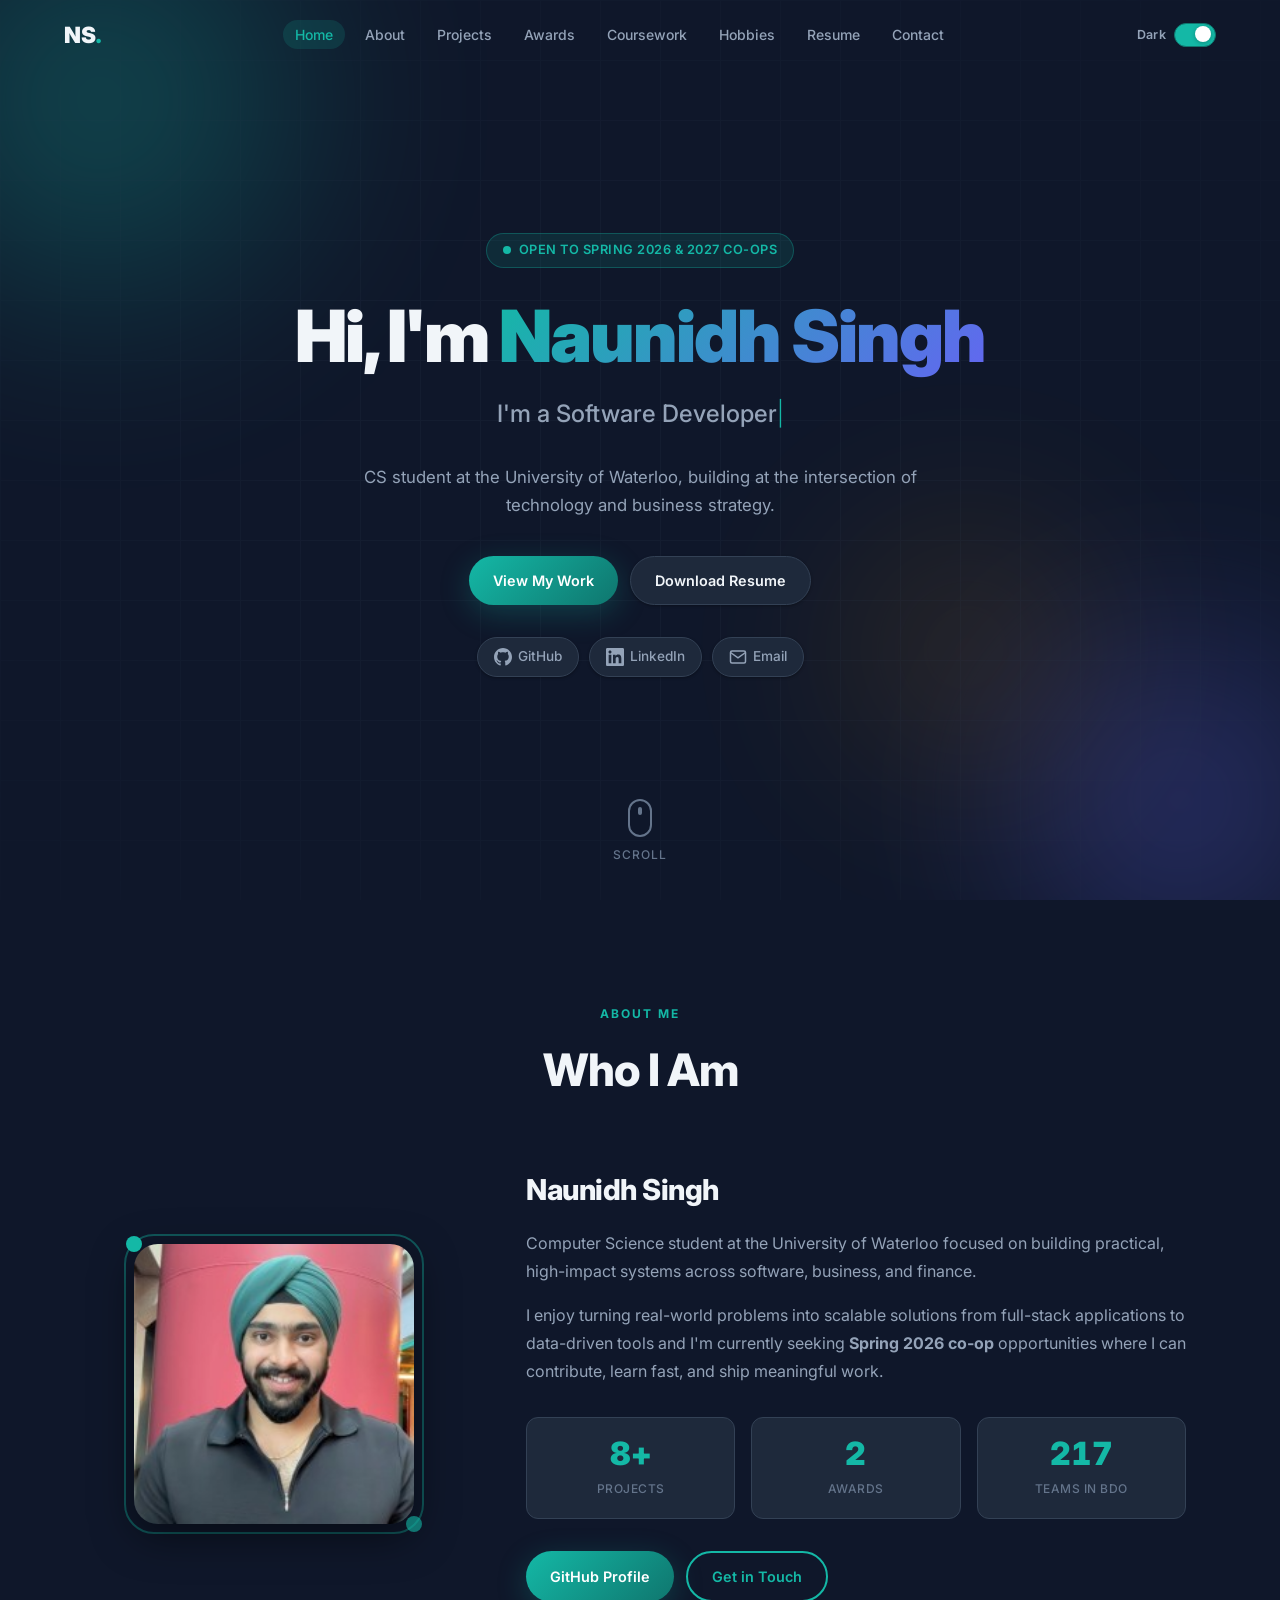
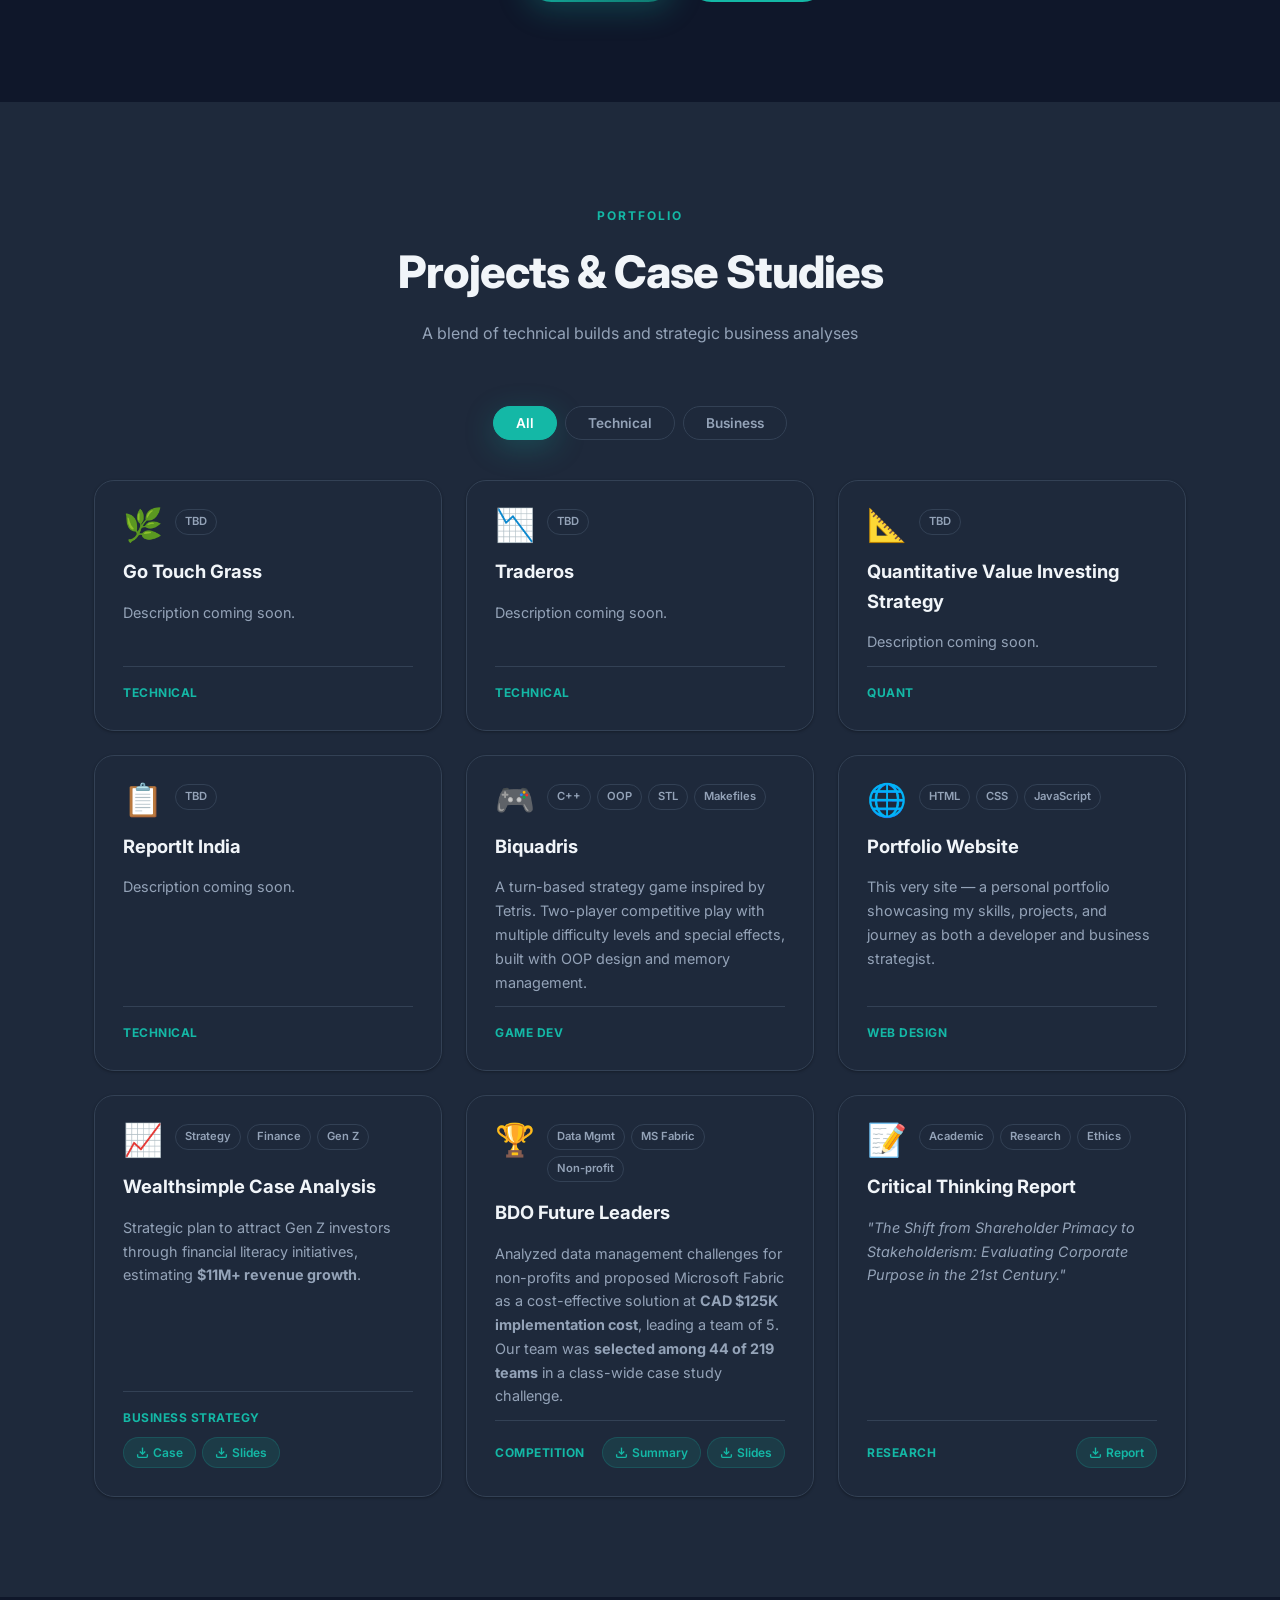
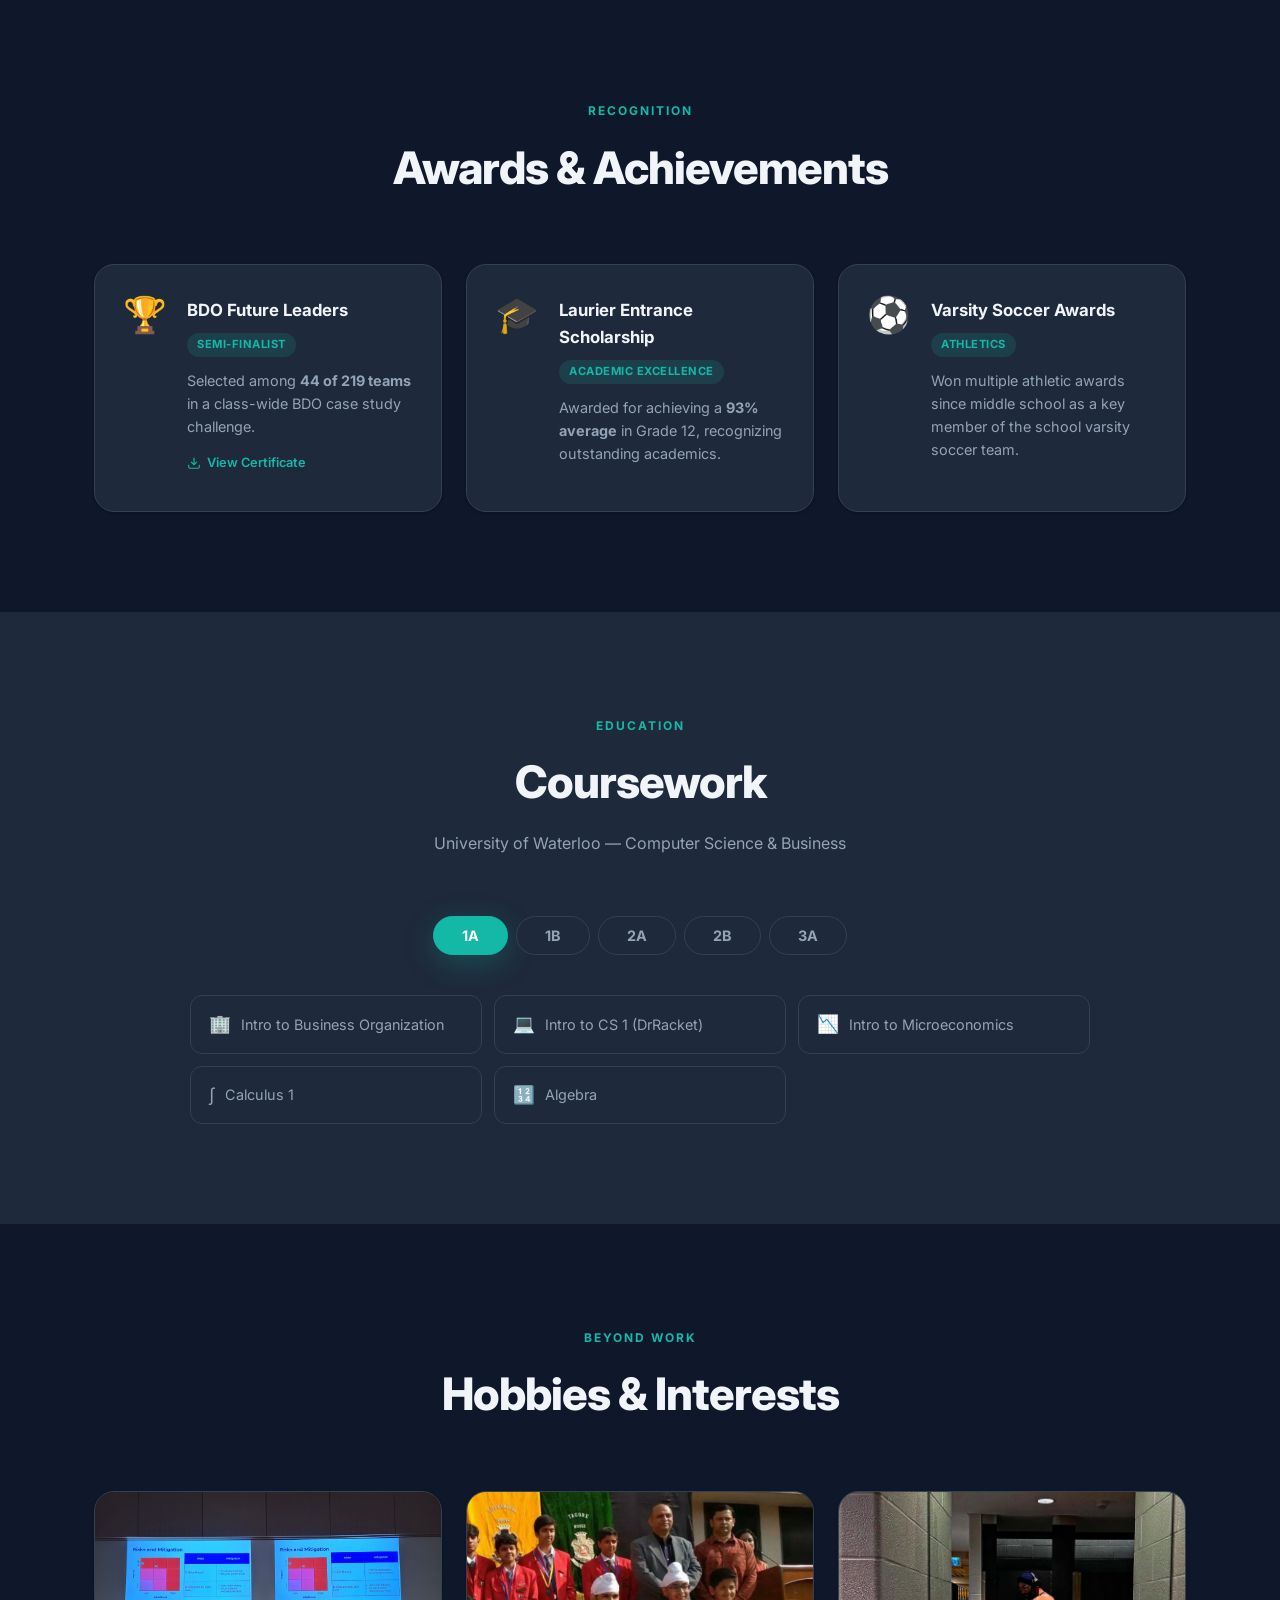
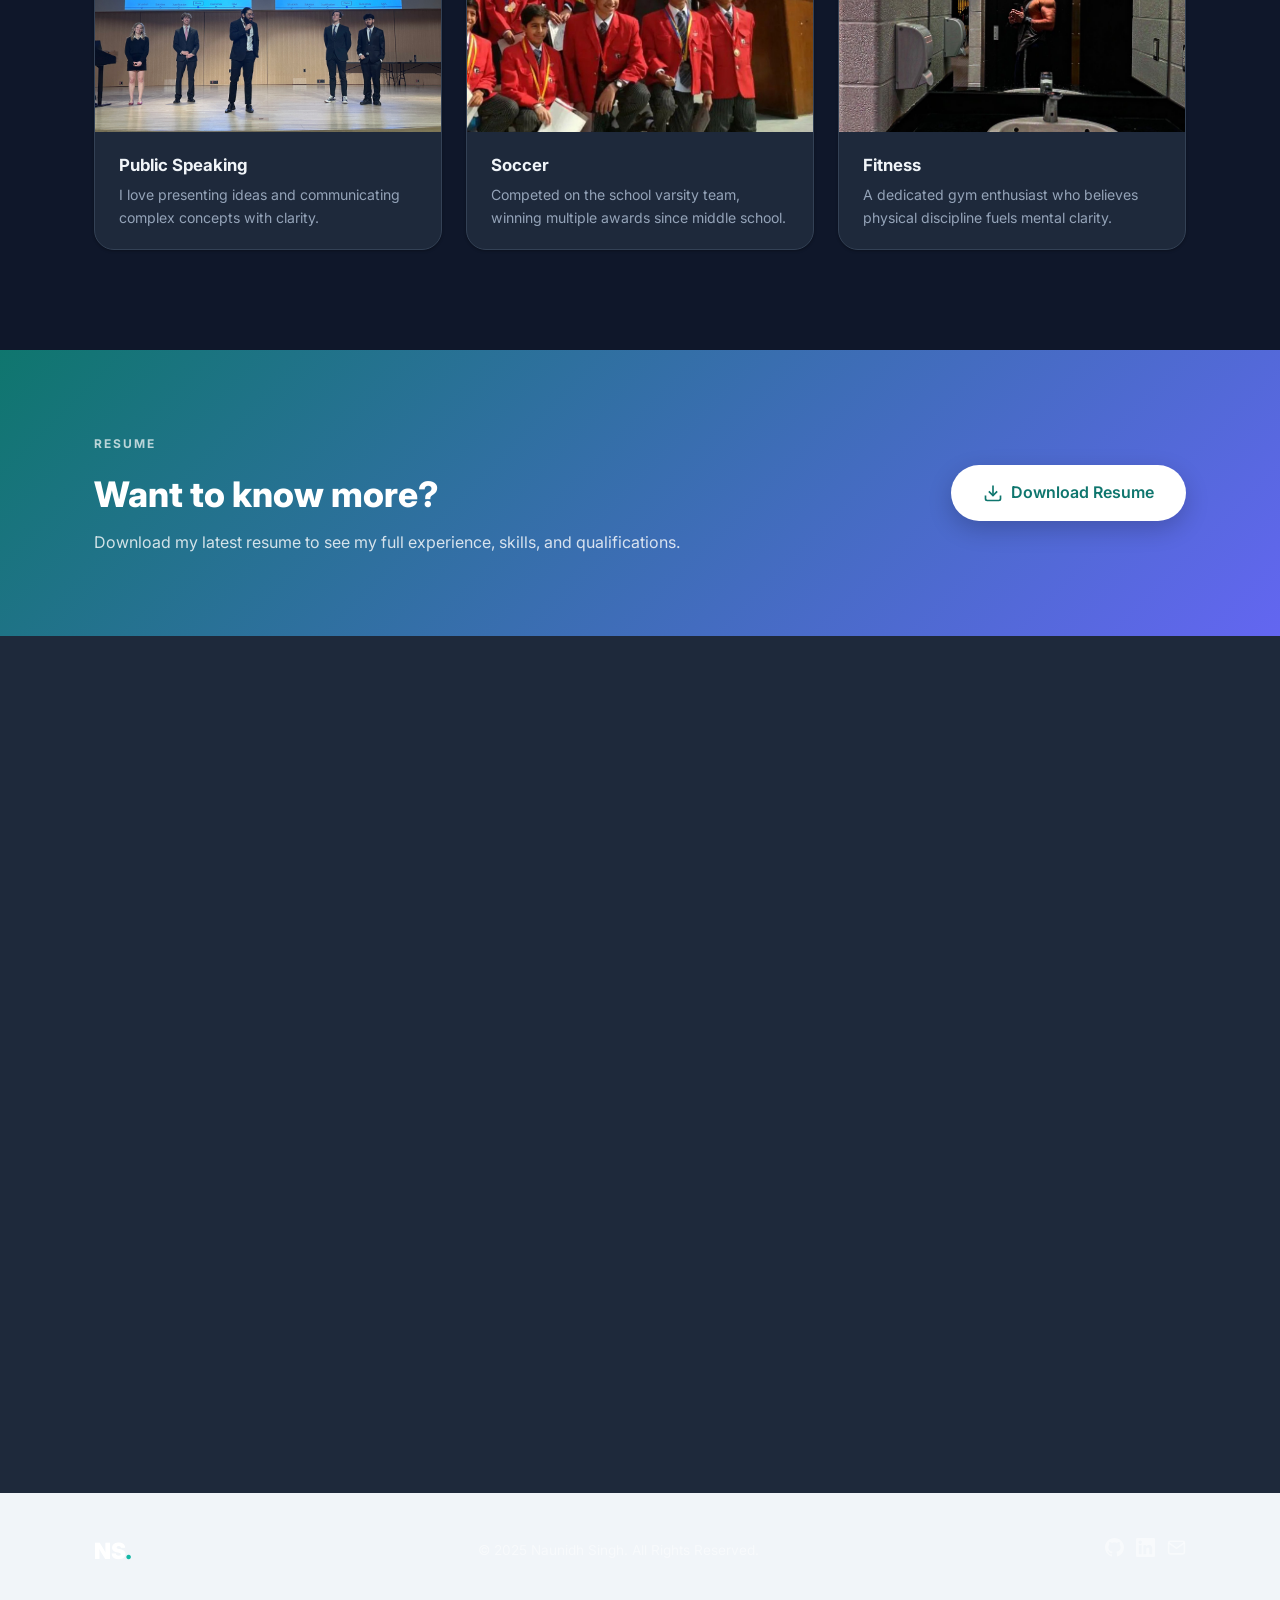
<file: index.html>
<!DOCTYPE html>
<html lang="en" data-theme="dark">
  <head>
    <meta charset="UTF-8" />
    <meta name="viewport" content="width=device-width, initial-scale=1.0" />
    <title>Naunidh Singh | Portfolio</title>
    <link rel="preconnect" href="https://fonts.googleapis.com" />
    <link rel="preconnect" href="https://fonts.gstatic.com" crossorigin />
    <link href="https://fonts.googleapis.com/css2?family=Inter:wght@300;400;500;600;700;800;900&display=swap" rel="stylesheet" />
    <link rel="stylesheet" href="style.css" />
  </head>
  <body>

    <!-- Loading Screen -->
    <div id="loading-screen">
      <div class="loader">
        <div class="loader-letters">al
          <span>N</span><span>S</span>
        </div>
        <div class="loader-bar-wrap">
          <div class="loader-bar"></div>
        </div>
      </div>
    </div>

    <!-- Scroll Progress Bar -->
    <div id="scroll-progress-bar"></div>

    <!-- Navigation -->
    <header id="site-header">
      <nav class="navbar">
        <a href="#home" class="nav-logo">NS<span class="accent-dot">.</span></a>
        <ul class="nav-links">
          <li><a href="#home"       class="nav-link">Home</a></li>
          <li><a href="#about"      class="nav-link">About</a></li>
          <li><a href="#projects"   class="nav-link">Projects</a></li>
          <li><a href="#awards"     class="nav-link">Awards</a></li>
          <li><a href="#coursework" class="nav-link">Coursework</a></li>
          <li><a href="#hobbies"    class="nav-link">Hobbies</a></li>
          <li><a href="#resume"     class="nav-link">Resume</a></li>
          <li><a href="#contact"    class="nav-link">Contact</a></li>
        </ul>
        <div class="nav-actions">
          <label class="theme-switch" aria-label="Toggle dark mode">
            <span class="theme-switch-label">Dark</span>
            <div class="switch-track" id="theme-toggle">
              <div class="switch-thumb"></div>
            </div>
          </label>
          <button class="hamburger" id="hamburger" aria-label="Open menu">
            <span></span><span></span><span></span>
          </button>
        </div>
      </nav>
    </header>

    <!-- Mobile Drawer -->
    <div id="mobile-drawer" class="mobile-drawer">
      <button id="drawer-close" class="drawer-close" aria-label="Close menu">✕</button>
      <ul>
        <li><a href="#home"       class="drawer-link">Home</a></li>
        <li><a href="#about"      class="drawer-link">About</a></li>
        <li><a href="#projects"   class="drawer-link">Projects</a></li>
        <li><a href="#awards"     class="drawer-link">Awards</a></li>
        <li><a href="#coursework" class="drawer-link">Coursework</a></li>
        <li><a href="#hobbies"    class="drawer-link">Hobbies</a></li>
        <li><a href="#resume"     class="drawer-link">Resume</a></li>
        <li><a href="#contact"    class="drawer-link">Contact</a></li>
      </ul>
    </div>
    <div id="drawer-overlay" class="drawer-overlay"></div>

    <!-- ═══════════════ HERO ═══════════════ -->
    <section id="home" class="hero">
      <div class="hero-bg">
        <div class="hero-blob blob-1"></div>
        <div class="hero-blob blob-2"></div>
        <div class="hero-blob blob-3"></div>
        <div class="hero-grid-overlay"></div>
      </div>
      <div class="hero-content">
        <div class="hero-badge reveal-fade">
          <span class="badge-dot"></span>
          Open to Spring 2026 & 2027 Co-ops
        </div>
        <h1 class="hero-heading reveal-fade">
          Hi, I'm <span class="gradient-text">Naunidh Singh</span>
        </h1>
        <p class="hero-role reveal-fade">
          <span class="role-prefix">I'm a </span><span id="typed-text"></span><span class="typed-cursor">|</span>
        </p>
        <p class="hero-desc reveal-fade">
          CS student at the University of Waterloo, building at the intersection of technology and business strategy.
        </p>
        <div class="hero-actions reveal-fade">
          <a href="#projects" class="btn btn-primary">View My Work</a>
          <a href="singh_resume2.pdf" download class="btn btn-ghost">Download Resume</a>
        </div>
        <div class="hero-socials reveal-fade">
          <a href="https://github.com/Naunidhsingh20904" target="_blank" class="social-pill" aria-label="GitHub">
            <svg xmlns="http://www.w3.org/2000/svg" width="18" height="18" viewBox="0 0 24 24" fill="currentColor"><path d="M12 0c-6.626 0-12 5.373-12 12 0 5.302 3.438 9.8 8.207 11.387.599.111.793-.261.793-.577v-2.234c-3.338.726-4.033-1.416-4.033-1.416-.546-1.387-1.333-1.756-1.333-1.756-1.089-.745.083-.729.083-.729 1.205.084 1.839 1.237 1.839 1.237 1.07 1.834 2.807 1.304 3.492.997.107-.775.418-1.305.762-1.604-2.665-.305-5.467-1.334-5.467-5.931 0-1.311.469-2.381 1.236-3.221-.124-.303-.535-1.524.117-3.176 0 0 1.008-.322 3.301 1.23.957-.266 1.983-.399 3.003-.404 1.02.005 2.047.138 3.006.404 2.291-1.552 3.297-1.23 3.297-1.23.653 1.653.242 2.874.118 3.176.77.84 1.235 1.911 1.235 3.221 0 4.609-2.807 5.624-5.479 5.921.43.372.823 1.102.823 2.222v3.293c0 .319.192.694.801.576 4.765-1.589 8.199-6.086 8.199-11.386 0-6.627-5.373-12-12-12z"/></svg>
            GitHub
          </a>
          <a href="https://www.linkedin.com/in/naunidh-singh-196b25218/" target="_blank" class="social-pill" aria-label="LinkedIn">
            <svg xmlns="http://www.w3.org/2000/svg" width="18" height="18" viewBox="0 0 24 24" fill="currentColor"><path d="M20.447 20.452h-3.554v-5.569c0-1.328-.027-3.037-1.852-3.037-1.853 0-2.136 1.445-2.136 2.939v5.667H9.351V9h3.414v1.561h.046c.477-.9 1.637-1.85 3.37-1.85 3.601 0 4.267 2.37 4.267 5.455v6.286zM5.337 7.433c-1.144 0-2.063-.926-2.063-2.065 0-1.138.92-2.063 2.063-2.063 1.14 0 2.064.925 2.064 2.063 0 1.139-.925 2.065-2.064 2.065zm1.782 13.019H3.555V9h3.564v11.452zM22.225 0H1.771C.792 0 0 .774 0 1.729v20.542C0 23.227.792 24 1.771 24h20.451C23.2 24 24 23.227 24 22.271V1.729C24 .774 23.2 0 22.222 0h.003z"/></svg>
            LinkedIn
          </a>
          <a href="mailto:n36singh@uwaterloo.ca" class="social-pill" aria-label="Email">
            <svg xmlns="http://www.w3.org/2000/svg" width="18" height="18" viewBox="0 0 24 24" fill="none" stroke="currentColor" stroke-width="2"><path d="M4 4h16c1.1 0 2 .9 2 2v12c0 1.1-.9 2-2 2H4c-1.1 0-2-.9-2-2V6c0-1.1.9-2 2-2z"/><polyline points="22,6 12,13 2,6"/></svg>
            Email
          </a>
        </div>
      </div>
      <a href="#about" class="hero-scroll-hint" aria-label="Scroll down">
        <div class="scroll-mouse">
          <div class="scroll-wheel"></div>
        </div>
        <span>Scroll</span>
      </a>
    </section>

    <!-- ═══════════════ ABOUT ═══════════════ -->
    <section id="about" class="section">
      <div class="container">
        <div class="section-header reveal-up">
          <span class="section-tag">About Me</span>
          <h2 class="section-title">Who I Am</h2>
        </div>
        <div class="about-grid">
          <div class="about-photo-col reveal-left">
            <div class="photo-frame">
              <img src="image copy.png" alt="Naunidh Singh" class="profile-photo" />
              <div class="photo-accent-ring"></div>
              <div class="photo-accent-dot dot-tl"></div>
              <div class="photo-accent-dot dot-br"></div>
            </div>
          </div>
          <div class="about-text-col reveal-right">
            <h3 class="about-name">Naunidh Singh</h3>
            <p class="about-bio">
              Computer Science student at the University of Waterloo focused on building practical, high-impact systems across software, business, and finance.
            </p>
            <p class="about-bio">
              I enjoy turning real-world problems into scalable solutions from full-stack applications to data-driven tools and I'm currently seeking <strong>Spring 2026 co-op</strong> opportunities where I can contribute, learn fast, and ship meaningful work.
            </p>
            <div class="about-stats">
              <div class="stat-box">
                <span class="stat-num counter" data-target="8">0</span><span class="stat-num">+</span>
                <p>Projects</p>
              </div>
              <div class="stat-box">
                <span class="stat-num counter" data-target="2">0</span>
                <p>Awards</p>
              </div>
              <div class="stat-box">
                <span class="stat-num counter" data-target="219">0</span>
                <p>Teams in BDO</p>
              </div>
            </div>
            <div class="about-btns">
              <a href="https://github.com/Naunidhsingh20904" target="_blank" class="btn btn-primary">GitHub Profile</a>
              <a href="#contact" class="btn btn-outline">Get in Touch</a>
            </div>
          </div>
        </div>
      </div>
    </section>

    <!-- ═══════════════ PROJECTS ═══════════════ -->
    <section id="projects" class="section section-alt">
      <div class="container">
        <div class="section-header reveal-up">
          <span class="section-tag">Portfolio</span>
          <h2 class="section-title">Projects & Case Studies</h2>
          <p class="section-sub">A blend of technical builds and strategic business analyses</p>
        </div>

        <div class="filter-bar reveal-up">
          <button class="filter-btn active" data-filter="all">All</button>
          <button class="filter-btn" data-filter="technical">Technical</button>
          <button class="filter-btn" data-filter="business">Business</button>
        </div>

        <div class="project-grid">

          <article class="project-card reveal-up" data-cat="technical">
            <div class="pc-top">
              <span class="pc-emoji">🌿</span>
              <div class="pc-tags">
                <span class="tag">TBD</span>
              </div>
            </div>
            <h3>Go Touch Grass</h3>
            <p>Description coming soon.</p>
            <div class="pc-footer">
              <span class="pc-type-badge">Technical</span>
            </div>
          </article>

          <article class="project-card reveal-up" data-cat="technical">
            <div class="pc-top">
              <span class="pc-emoji">📉</span>
              <div class="pc-tags">
                <span class="tag">TBD</span>
              </div>
            </div>
            <h3>Traderos</h3>
            <p>Description coming soon.</p>
            <div class="pc-footer">
              <span class="pc-type-badge">Technical</span>
            </div>
          </article>

          <article class="project-card reveal-up" data-cat="technical">
            <div class="pc-top">
              <span class="pc-emoji">📐</span>
              <div class="pc-tags">
                <span class="tag">TBD</span>
              </div>
            </div>
            <h3>Quantitative Value Investing Strategy</h3>
            <p>Description coming soon.</p>
            <div class="pc-footer">
              <span class="pc-type-badge">Quant</span>
            </div>
          </article>

          <article class="project-card reveal-up" data-cat="technical">
            <div class="pc-top">
              <span class="pc-emoji">📋</span>
              <div class="pc-tags">
                <span class="tag">TBD</span>
              </div>
            </div>
            <h3>ReportIt India</h3>
            <p>Description coming soon.</p>
            <div class="pc-footer">
              <span class="pc-type-badge">Technical</span>
            </div>
          </article>

          <article class="project-card reveal-up" data-cat="technical">
            <div class="pc-top">
              <span class="pc-emoji">🎮</span>
              <div class="pc-tags">
                <span class="tag">C++</span><span class="tag">OOP</span><span class="tag">STL</span><span class="tag">Makefiles</span>
              </div>
            </div>
            <h3>Biquadris</h3>
            <p>A turn-based strategy game inspired by Tetris. Two-player competitive play with multiple difficulty levels and special effects, built with OOP design and memory management.</p>
            <div class="pc-footer">
              <span class="pc-type-badge">Game Dev</span>
            </div>
          </article>

          <article class="project-card reveal-up" data-cat="technical">
            <div class="pc-top">
              <span class="pc-emoji">🌐</span>
              <div class="pc-tags">
                <span class="tag">HTML</span><span class="tag">CSS</span><span class="tag">JavaScript</span>
              </div>
            </div>
            <h3>Portfolio Website</h3>
            <p>This very site — a personal portfolio showcasing my skills, projects, and journey as both a developer and business strategist.</p>
            <div class="pc-footer">
              <span class="pc-type-badge">Web Design</span>
            </div>
          </article>

          <article class="project-card reveal-up" data-cat="business">
            <div class="pc-top">
              <span class="pc-emoji">📈</span>
              <div class="pc-tags">
                <span class="tag">Strategy</span><span class="tag">Finance</span><span class="tag">Gen Z</span>
              </div>
            </div>
            <h3>Wealthsimple Case Analysis</h3>
            <p>Strategic plan to attract Gen Z investors through financial literacy initiatives, estimating <strong>$11M+ revenue growth</strong>.</p>
            <div class="pc-footer">
              <span class="pc-type-badge">Business Strategy</span>
              <div class="dl-links">
                <a href="wealthsimple_fix.pdf" download class="dl-btn">
                  <svg xmlns="http://www.w3.org/2000/svg" width="13" height="13" viewBox="0 0 24 24" fill="none" stroke="currentColor" stroke-width="2.5"><path d="M21 15v4a2 2 0 0 1-2 2H5a2 2 0 0 1-2-2v-4"/><polyline points="7 10 12 15 17 10"/><line x1="12" y1="15" x2="12" y2="3"/></svg>
                  Case
                </a>
                <a href="Wealthsimple presentation.pdf" download class="dl-btn">
                  <svg xmlns="http://www.w3.org/2000/svg" width="13" height="13" viewBox="0 0 24 24" fill="none" stroke="currentColor" stroke-width="2.5"><path d="M21 15v4a2 2 0 0 1-2 2H5a2 2 0 0 1-2-2v-4"/><polyline points="7 10 12 15 17 10"/><line x1="12" y1="15" x2="12" y2="3"/></svg>
                  Slides
                </a>
              </div>
            </div>
          </article>

          <article class="project-card reveal-up" data-cat="business">
            <div class="pc-top">
              <span class="pc-emoji">🏆</span>
              <div class="pc-tags">
                <span class="tag">Data Mgmt</span><span class="tag">MS Fabric</span><span class="tag">Non-profit</span>
              </div>
            </div>
            <h3>BDO Future Leaders</h3>
            <p>Analyzed data management challenges for non-profits and proposed Microsoft Fabric as a cost-effective solution at <strong>CAD $125K implementation cost</strong>, leading a team of 5. Our team was <strong>selected among 44 of 219 teams</strong> in a class-wide case study challenge.</p>
            <div class="pc-footer">
              <span class="pc-type-badge">Competition</span>
              <div class="dl-links">
                <a href="Executive Summary - Group 4 - Lab 18 (1).pdf" download class="dl-btn">
                  <svg xmlns="http://www.w3.org/2000/svg" width="13" height="13" viewBox="0 0 24 24" fill="none" stroke="currentColor" stroke-width="2.5"><path d="M21 15v4a2 2 0 0 1-2 2H5a2 2 0 0 1-2-2v-4"/><polyline points="7 10 12 15 17 10"/><line x1="12" y1="15" x2="12" y2="3"/></svg>
                  Summary
                </a>
                <a href="BDO Future Leaders Challenge - Group 4 - Lab 18 (1).pdf" download class="dl-btn">
                  <svg xmlns="http://www.w3.org/2000/svg" width="13" height="13" viewBox="0 0 24 24" fill="none" stroke="currentColor" stroke-width="2.5"><path d="M21 15v4a2 2 0 0 1-2 2H5a2 2 0 0 1-2-2v-4"/><polyline points="7 10 12 15 17 10"/><line x1="12" y1="15" x2="12" y2="3"/></svg>
                  Slides
                </a>
              </div>
            </div>
          </article>

          <article class="project-card reveal-up" data-cat="business">
            <div class="pc-top">
              <span class="pc-emoji">📝</span>
              <div class="pc-tags">
                <span class="tag">Academic</span><span class="tag">Research</span><span class="tag">Ethics</span>
              </div>
            </div>
            <h3>Critical Thinking Report</h3>
            <p><em>"The Shift from Shareholder Primacy to Stakeholderism: Evaluating Corporate Purpose in the 21st Century."</em></p>
            <div class="pc-footer">
              <span class="pc-type-badge">Research</span>
              <div class="dl-links">
                <a href="critical_thinking_report.pdf" download class="dl-btn">
                  <svg xmlns="http://www.w3.org/2000/svg" width="13" height="13" viewBox="0 0 24 24" fill="none" stroke="currentColor" stroke-width="2.5"><path d="M21 15v4a2 2 0 0 1-2 2H5a2 2 0 0 1-2-2v-4"/><polyline points="7 10 12 15 17 10"/><line x1="12" y1="15" x2="12" y2="3"/></svg>
                  Report
                </a>
              </div>
            </div>
          </article>

        </div>
      </div>
    </section>

    <!-- ═══════════════ AWARDS ═══════════════ -->
    <section id="awards" class="section">
      <div class="container">
        <div class="section-header reveal-up">
          <span class="section-tag">Recognition</span>
          <h2 class="section-title">Awards & Achievements</h2>
        </div>
        <div class="awards-grid">
          <div class="award-card reveal-up">
            <div class="award-icon-wrap">🏆</div>
            <div class="award-body">
              <h3>BDO Future Leaders</h3>
              <span class="award-pill">Semi-Finalist</span>
              <p>Selected among <strong>44 of 219 teams</strong> in a class-wide BDO case study challenge.</p>
              <a href="BDO.pdf" download class="award-cert-btn">
                <svg xmlns="http://www.w3.org/2000/svg" width="14" height="14" viewBox="0 0 24 24" fill="none" stroke="currentColor" stroke-width="2"><path d="M21 15v4a2 2 0 0 1-2 2H5a2 2 0 0 1-2-2v-4"/><polyline points="7 10 12 15 17 10"/><line x1="12" y1="15" x2="12" y2="3"/></svg>
                View Certificate
              </a>
            </div>
          </div>
          <div class="award-card reveal-up">
            <div class="award-icon-wrap">🎓</div>
            <div class="award-body">
              <h3>Laurier Entrance Scholarship</h3>
              <span class="award-pill">Academic Excellence</span>
              <p>Awarded for achieving a <strong>93% average</strong> in Grade 12, recognizing outstanding academics.</p>
            </div>
          </div>
          <div class="award-card reveal-up">
            <div class="award-icon-wrap">⚽</div>
            <div class="award-body">
              <h3>Varsity Soccer Awards</h3>
              <span class="award-pill">Athletics</span>
              <p>Won multiple athletic awards since middle school as a key member of the school varsity soccer team.</p>
            </div>
          </div>
        </div>
      </div>
    </section>

    <!-- ═══════════════ COURSEWORK ═══════════════ -->
    <section id="coursework" class="section section-alt">
      <div class="container">
        <div class="section-header reveal-up">
          <span class="section-tag">Education</span>
          <h2 class="section-title">Coursework</h2>
          <p class="section-sub">University of Waterloo — Computer Science &amp; Business</p>
        </div>

        <div class="term-tabs reveal-up">
          <button class="term-tab active" data-term="1A">1A</button>
          <button class="term-tab" data-term="1B">1B</button>
          <button class="term-tab" data-term="2A">2A</button>
          <button class="term-tab" data-term="2B">2B</button>
          <button class="term-tab" data-term="3A">3A</button>
        </div>

        <div class="term-panels">

          <div class="term-panel active" id="panel-1A">
            <div class="course-grid">
              <div class="course-chip"><span>🏢</span> Intro to Business Organization</div>
              <div class="course-chip"><span>💻</span> Intro to CS 1 (DrRacket)</div>
              <div class="course-chip"><span>📉</span> Intro to Microeconomics</div>
              <div class="course-chip"><span>∫</span> Calculus 1</div>
              <div class="course-chip"><span>🔢</span> Algebra</div>
            </div>
          </div>

          <div class="term-panel" id="panel-1B">
            <div class="course-grid">
              <div class="course-chip"><span>🏢</span> Functional Areas of the Organization</div>
              <div class="course-chip"><span>🐍</span> Intro to CS 2 (Python)</div>
              <div class="course-chip"><span>📈</span> Intro to Macroeconomics</div>
              <div class="course-chip"><span>∫</span> Calculus 2</div>
              <div class="course-chip"><span>✍️</span> Intro Academic Writing</div>
              <div class="course-chip"><span>🔢</span> Linear Algebra</div>
            </div>
          </div>

          <div class="term-panel" id="panel-2A">
            <div class="course-grid">
              <div class="course-chip"><span>💰</span> Intro to Financial Accounting</div>
              <div class="course-chip"><span>📊</span> Financial Management 1</div>
              <div class="course-chip"><span>👥</span> Organizational Behaviour</div>
              <div class="course-chip"><span>∫</span> Calculus 2</div>
              <div class="course-chip"><span>🔍</span> Algorithm Design & Data Abstraction</div>
              <div class="course-chip"><span>🛠️</span> Tools &amp; Tech for Software Dev</div>
            </div>
          </div>

          <div class="term-panel" id="panel-2B">
            <div class="course-grid">
              <div class="course-chip"><span>🧠</span> Logic and Computation</div>
              <div class="course-chip"><span>🧩</span> Object Oriented Programming (C++)</div>
              <div class="course-chip"><span>👥</span> Organizational Behaviour</div>
              <div class="course-chip"><span>🖥️</span> Computer Organization and Design</div>
              <div class="course-chip"><span>🗣️</span> Introduction to Rhetoric</div>
            </div>
          </div>

          <div class="term-panel" id="panel-3A">
            <div class="course-grid">
              <div class="course-chip"><span>🔢</span> Intro to Combinatorics</div>
              <div class="course-chip"><span>📱</span> Application Development</div>
              <div class="course-chip"><span>⚙️</span> Foundations of Sequential Programs</div>
              <div class="course-chip"><span>🧬</span> Human Anatomy and Physiology</div>
              <div class="course-chip"><span>🤝</span> BET 430 Sales Fundamentals</div>
            </div>
          </div>

        </div>
      </div>
    </section>

    <!-- ═══════════════ HOBBIES ═══════════════ -->
    <section id="hobbies" class="section">
      <div class="container">
        <div class="section-header reveal-up">
          <span class="section-tag">Beyond Work</span>
          <h2 class="section-title">Hobbies &amp; Interests</h2>
        </div>
        <div class="hobbies-grid">

          <div class="hobby-card reveal-up">
            <div class="hobby-img-wrap">
              <img src="present.jpeg" alt="Naunidh presenting" loading="lazy" />
              <div class="hobby-overlay">
                <p>Public speaking &amp; pitching ideas to live audiences</p>
              </div>
            </div>
            <div class="hobby-info">
              <h3>Public Speaking</h3>
              <p>I love presenting ideas and communicating complex concepts with clarity.</p>
            </div>
          </div>

          <div class="hobby-card reveal-up">
            <div class="hobby-img-wrap">
              <img src="medal.jpeg" alt="Naunidh receiving a medal" loading="lazy" />
              <div class="hobby-overlay">
                <p>Varsity soccer player &amp; multi-award winner</p>
              </div>
            </div>
            <div class="hobby-info">
              <h3>Soccer</h3>
              <p>Competed on the school varsity team, winning multiple awards since middle school.</p>
            </div>
          </div>

          <div class="hobby-card reveal-up">
            <div class="hobby-img-wrap">
              <img src="gym.JPG" alt="Naunidh at the gym" loading="lazy" />
              <div class="hobby-overlay">
                <p>Consistent gym-goer — physical discipline drives mental performance</p>
              </div>
            </div>
            <div class="hobby-info">
              <h3>Fitness</h3>
              <p>A dedicated gym enthusiast who believes physical discipline fuels mental clarity.</p>
            </div>
          </div>

        </div>
      </div>
    </section>

    <!-- ═══════════════ RESUME ═══════════════ -->
    <section id="resume" class="section resume-banner">
      <div class="container">
        <div class="resume-inner reveal-up">
          <div class="resume-text">
            <span class="section-tag">Resume</span>
            <h2>Want to know more?</h2>
            <p>Download my latest resume to see my full experience, skills, and qualifications.</p>
          </div>
          <a href="singh_resume2.pdf" download class="btn btn-primary btn-lg">
            <svg xmlns="http://www.w3.org/2000/svg" width="20" height="20" viewBox="0 0 24 24" fill="none" stroke="currentColor" stroke-width="2"><path d="M21 15v4a2 2 0 0 1-2 2H5a2 2 0 0 1-2-2v-4"/><polyline points="7 10 12 15 17 10"/><line x1="12" y1="15" x2="12" y2="3"/></svg>
            Download Resume
          </a>
        </div>
      </div>
    </section>

    <!-- ═══════════════ CONTACT ═══════════════ -->
    <section id="contact" class="section section-alt">
      <div class="container">
        <div class="section-header reveal-up">
          <span class="section-tag">Contact</span>
          <h2 class="section-title">Let's Connect</h2>
          <p class="section-sub">Have an opportunity or just want to chat? I'd love to hear from you.</p>
        </div>

        <div class="contact-grid">
          <div class="contact-info-col reveal-left">
            <div class="contact-info-card">
              <div class="contact-row">
                <div class="contact-icon-box">
                  <svg xmlns="http://www.w3.org/2000/svg" width="20" height="20" viewBox="0 0 24 24" fill="none" stroke="currentColor" stroke-width="2"><path d="M4 4h16c1.1 0 2 .9 2 2v12c0 1.1-.9 2-2 2H4c-1.1 0-2-.9-2-2V6c0-1.1.9-2 2-2z"/><polyline points="22,6 12,13 2,6"/></svg>
                </div>
                <div>
                  <p class="ci-label">Email</p>
                  <a href="mailto:n36singh@uwaterloo.ca" class="ci-value">n36singh@uwaterloo.ca</a>
                </div>
              </div>
              <div class="contact-row">
                <div class="contact-icon-box">
                  <svg xmlns="http://www.w3.org/2000/svg" width="20" height="20" viewBox="0 0 24 24" fill="none" stroke="currentColor" stroke-width="2"><path d="M22 16.92v3a2 2 0 0 1-2.18 2 19.79 19.79 0 0 1-8.63-3.07A19.5 19.5 0 0 1 4.69 13a19.79 19.79 0 0 1-3.07-8.67A2 2 0 0 1 3.6 2.18h3a2 2 0 0 1 2 1.72c.127.96.361 1.903.7 2.81a2 2 0 0 1-.45 2.11L8.09 9.91a16 16 0 0 0 6 6l1.27-1.27a2 2 0 0 1 2.11-.45c.907.339 1.85.573 2.81.7A2 2 0 0 1 22 16.92z"/></svg>
                </div>
                <div>
                  <p class="ci-label">Phone</p>
                  <a href="tel:+12892420715" class="ci-value">+1 (289) 242-0715</a>
                </div>
              </div>
              <div class="contact-row">
                <div class="contact-icon-box">
                  <svg xmlns="http://www.w3.org/2000/svg" width="20" height="20" viewBox="0 0 24 24" fill="currentColor"><path d="M20.447 20.452h-3.554v-5.569c0-1.328-.027-3.037-1.852-3.037-1.853 0-2.136 1.445-2.136 2.939v5.667H9.351V9h3.414v1.561h.046c.477-.9 1.637-1.85 3.37-1.85 3.601 0 4.267 2.37 4.267 5.455v6.286zM5.337 7.433c-1.144 0-2.063-.926-2.063-2.065 0-1.138.92-2.063 2.063-2.063 1.14 0 2.064.925 2.064 2.063 0 1.139-.925 2.065-2.064 2.065zm1.782 13.019H3.555V9h3.564v11.452zM22.225 0H1.771C.792 0 0 .774 0 1.729v20.542C0 23.227.792 24 1.771 24h20.451C23.2 24 24 23.227 24 22.271V1.729C24 .774 23.2 0 22.222 0h.003z"/></svg>
                </div>
                <div>
                  <p class="ci-label">LinkedIn</p>
                  <a href="https://www.linkedin.com/in/naunidh-singh-196b25218/" target="_blank" class="ci-value">naunidh-singh</a>
                </div>
              </div>
              <div class="contact-row">
                <div class="contact-icon-box">
                  <svg xmlns="http://www.w3.org/2000/svg" width="20" height="20" viewBox="0 0 24 24" fill="currentColor"><path d="M12 0c-6.626 0-12 5.373-12 12 0 5.302 3.438 9.8 8.207 11.387.599.111.793-.261.793-.577v-2.234c-3.338.726-4.033-1.416-4.033-1.416-.546-1.387-1.333-1.756-1.333-1.756-1.089-.745.083-.729.083-.729 1.205.084 1.839 1.237 1.839 1.237 1.07 1.834 2.807 1.304 3.492.997.107-.775.418-1.305.762-1.604-2.665-.305-5.467-1.334-5.467-5.931 0-1.311.469-2.381 1.236-3.221-.124-.303-.535-1.524.117-3.176 0 0 1.008-.322 3.301 1.23.957-.266 1.983-.399 3.003-.404 1.02.005 2.047.138 3.006.404 2.291-1.552 3.297-1.23 3.297-1.23.653 1.653.242 2.874.118 3.176.77.84 1.235 1.911 1.235 3.221 0 4.609-2.807 5.624-5.479 5.921.43.372.823 1.102.823 2.222v3.293c0 .319.192.694.801.576 4.765-1.589 8.199-6.086 8.199-11.386 0-6.627-5.373-12-12-12z"/></svg>
                </div>
                <div>
                  <p class="ci-label">GitHub</p>
                  <a href="https://github.com/Naunidhsingh20904" target="_blank" class="ci-value">Naunidhsingh20904</a>
                </div>
              </div>
            </div>
          </div>

          <div class="contact-form-col reveal-right">
            <form class="contact-form" id="contact-form">
              <div class="form-row">
                <div class="form-group">
                  <label for="contact-name">Name</label>
                  <input type="text" id="contact-name" name="name" placeholder="Your name" required />
                </div>
                <div class="form-group">
                  <label for="contact-email">Email</label>
                  <input type="email" id="contact-email" name="email" placeholder="your@email.com" required />
                </div>
              </div>
              <div class="form-group">
                <label for="contact-subject">Subject</label>
                <input type="text" id="contact-subject" name="subject" placeholder="What's this about?" required />
              </div>
              <div class="form-group">
                <label for="contact-message">Message</label>
                <textarea id="contact-message" name="message" rows="5" placeholder="Tell me more..." required></textarea>
              </div>
              <button type="submit" class="btn btn-primary btn-block">
                Send Message
                <svg xmlns="http://www.w3.org/2000/svg" width="17" height="17" viewBox="0 0 24 24" fill="none" stroke="currentColor" stroke-width="2"><line x1="22" y1="2" x2="11" y2="13"/><polygon points="22 2 15 22 11 13 2 9 22 2"/></svg>
              </button>
              <p class="form-success" id="form-success">Message sent! I'll get back to you soon.</p>
            </form>
          </div>
        </div>
      </div>
    </section>

    <!-- ═══════════════ FOOTER ═══════════════ -->
    <footer class="site-footer">
      <div class="container">
        <div class="footer-inner">
          <a href="#home" class="footer-logo">NS<span class="accent-dot">.</span></a>
          <p class="footer-copy">&copy; 2025 Naunidh Singh. All Rights Reserved.</p>
          <div class="footer-socials">
            <a href="https://github.com/Naunidhsingh20904" target="_blank" aria-label="GitHub">
              <svg xmlns="http://www.w3.org/2000/svg" width="19" height="19" viewBox="0 0 24 24" fill="currentColor"><path d="M12 0c-6.626 0-12 5.373-12 12 0 5.302 3.438 9.8 8.207 11.387.599.111.793-.261.793-.577v-2.234c-3.338.726-4.033-1.416-4.033-1.416-.546-1.387-1.333-1.756-1.333-1.756-1.089-.745.083-.729.083-.729 1.205.084 1.839 1.237 1.839 1.237 1.07 1.834 2.807 1.304 3.492.997.107-.775.418-1.305.762-1.604-2.665-.305-5.467-1.334-5.467-5.931 0-1.311.469-2.381 1.236-3.221-.124-.303-.535-1.524.117-3.176 0 0 1.008-.322 3.301 1.23.957-.266 1.983-.399 3.003-.404 1.02.005 2.047.138 3.006.404 2.291-1.552 3.297-1.23 3.297-1.23.653 1.653.242 2.874.118 3.176.77.84 1.235 1.911 1.235 3.221 0 4.609-2.807 5.624-5.479 5.921.43.372.823 1.102.823 2.222v3.293c0 .319.192.694.801.576 4.765-1.589 8.199-6.086 8.199-11.386 0-6.627-5.373-12-12-12z"/></svg>
            </a>
            <a href="https://www.linkedin.com/in/naunidh-singh-196b25218/" target="_blank" aria-label="LinkedIn">
              <svg xmlns="http://www.w3.org/2000/svg" width="19" height="19" viewBox="0 0 24 24" fill="currentColor"><path d="M20.447 20.452h-3.554v-5.569c0-1.328-.027-3.037-1.852-3.037-1.853 0-2.136 1.445-2.136 2.939v5.667H9.351V9h3.414v1.561h.046c.477-.9 1.637-1.85 3.37-1.85 3.601 0 4.267 2.37 4.267 5.455v6.286zM5.337 7.433c-1.144 0-2.063-.926-2.063-2.065 0-1.138.92-2.063 2.063-2.063 1.14 0 2.064.925 2.064 2.063 0 1.139-.925 2.065-2.064 2.065zm1.782 13.019H3.555V9h3.564v11.452zM22.225 0H1.771C.792 0 0 .774 0 1.729v20.542C0 23.227.792 24 1.771 24h20.451C23.2 24 24 23.227 24 22.271V1.729C24 .774 23.2 0 22.222 0h.003z"/></svg>
            </a>
            <a href="mailto:n36singh@uwaterloo.ca" aria-label="Email">
              <svg xmlns="http://www.w3.org/2000/svg" width="19" height="19" viewBox="0 0 24 24" fill="none" stroke="currentColor" stroke-width="2"><path d="M4 4h16c1.1 0 2 .9 2 2v12c0 1.1-.9 2-2 2H4c-1.1 0-2-.9-2-2V6c0-1.1.9-2 2-2z"/><polyline points="22,6 12,13 2,6"/></svg>
            </a>
          </div>
        </div>
      </div>
    </footer>

    <!-- Back to Top -->
    <button id="back-to-top" class="back-to-top" aria-label="Back to top">
      <svg xmlns="http://www.w3.org/2000/svg" width="20" height="20" viewBox="0 0 24 24" fill="none" stroke="currentColor" stroke-width="2.5"><polyline points="18 15 12 9 6 15"/></svg>
    </button>

    <script src="script.js"></script>
  </body>
</html>
</file>
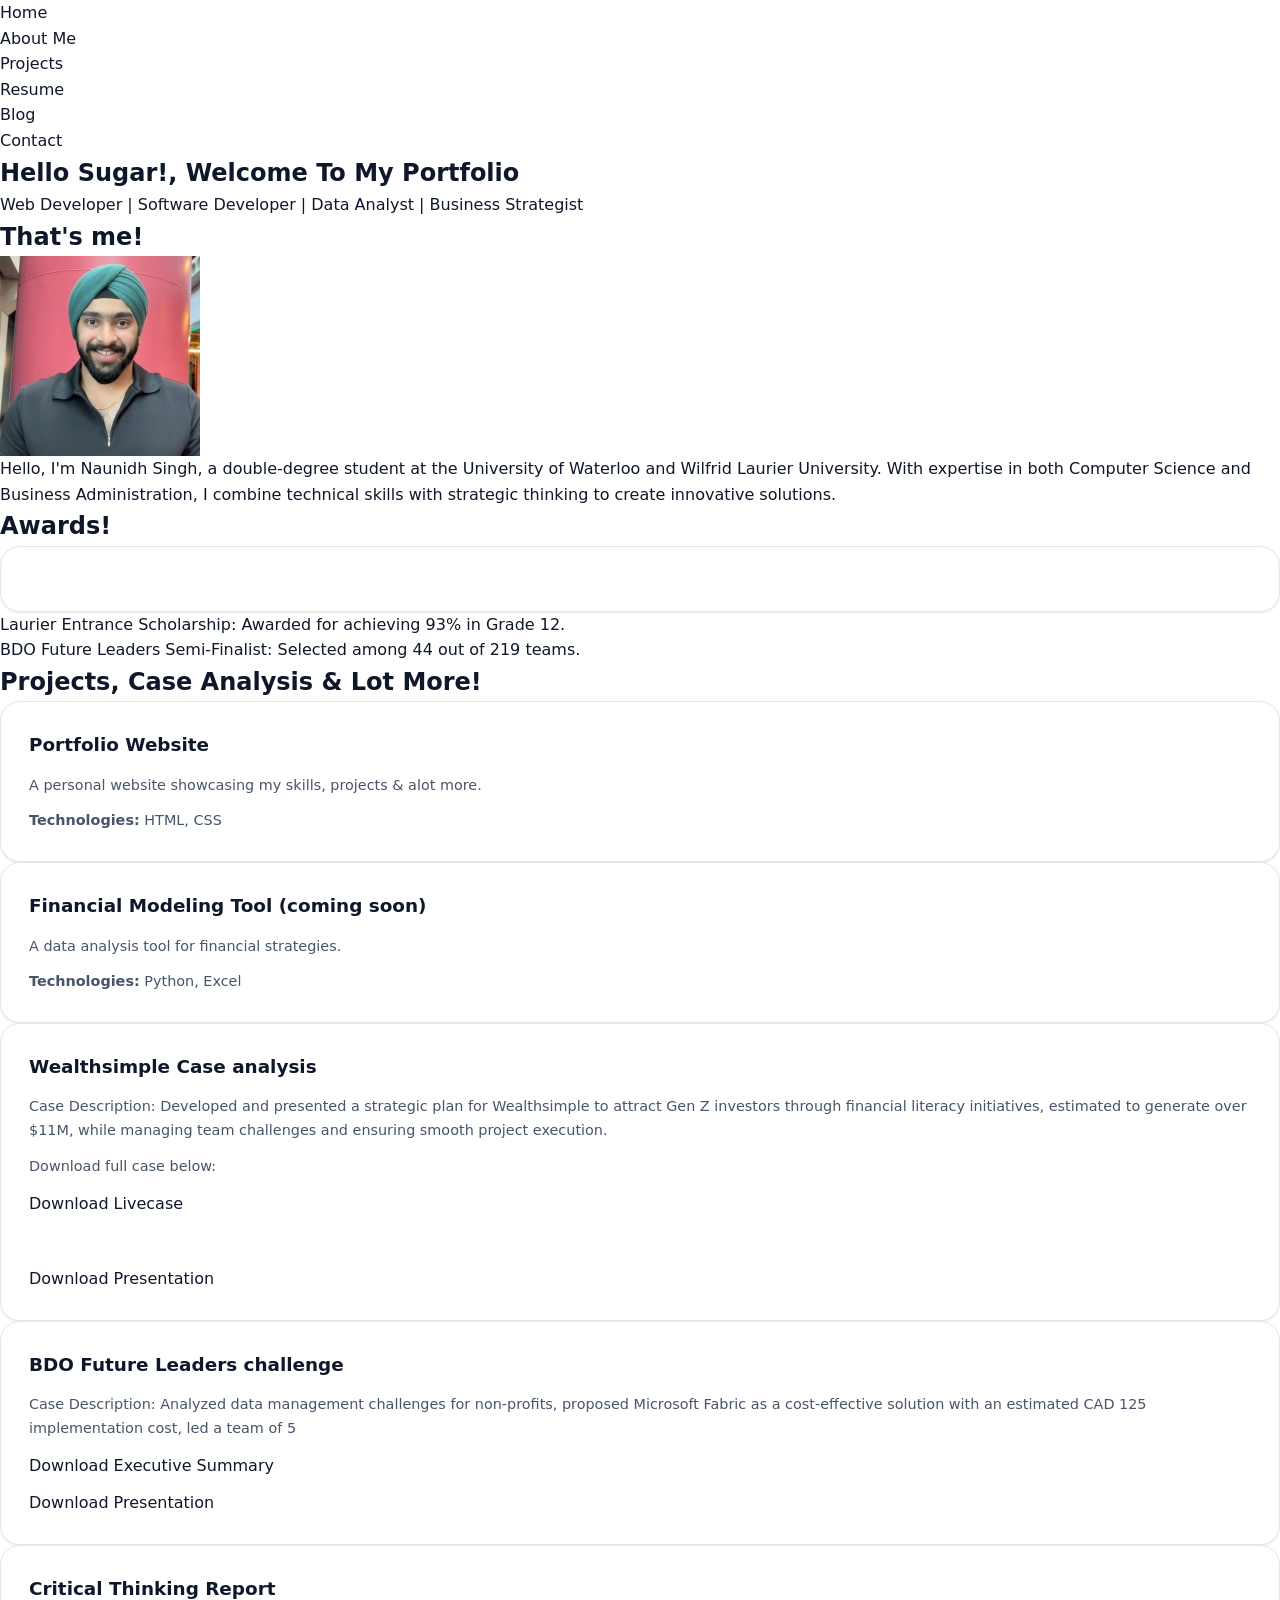
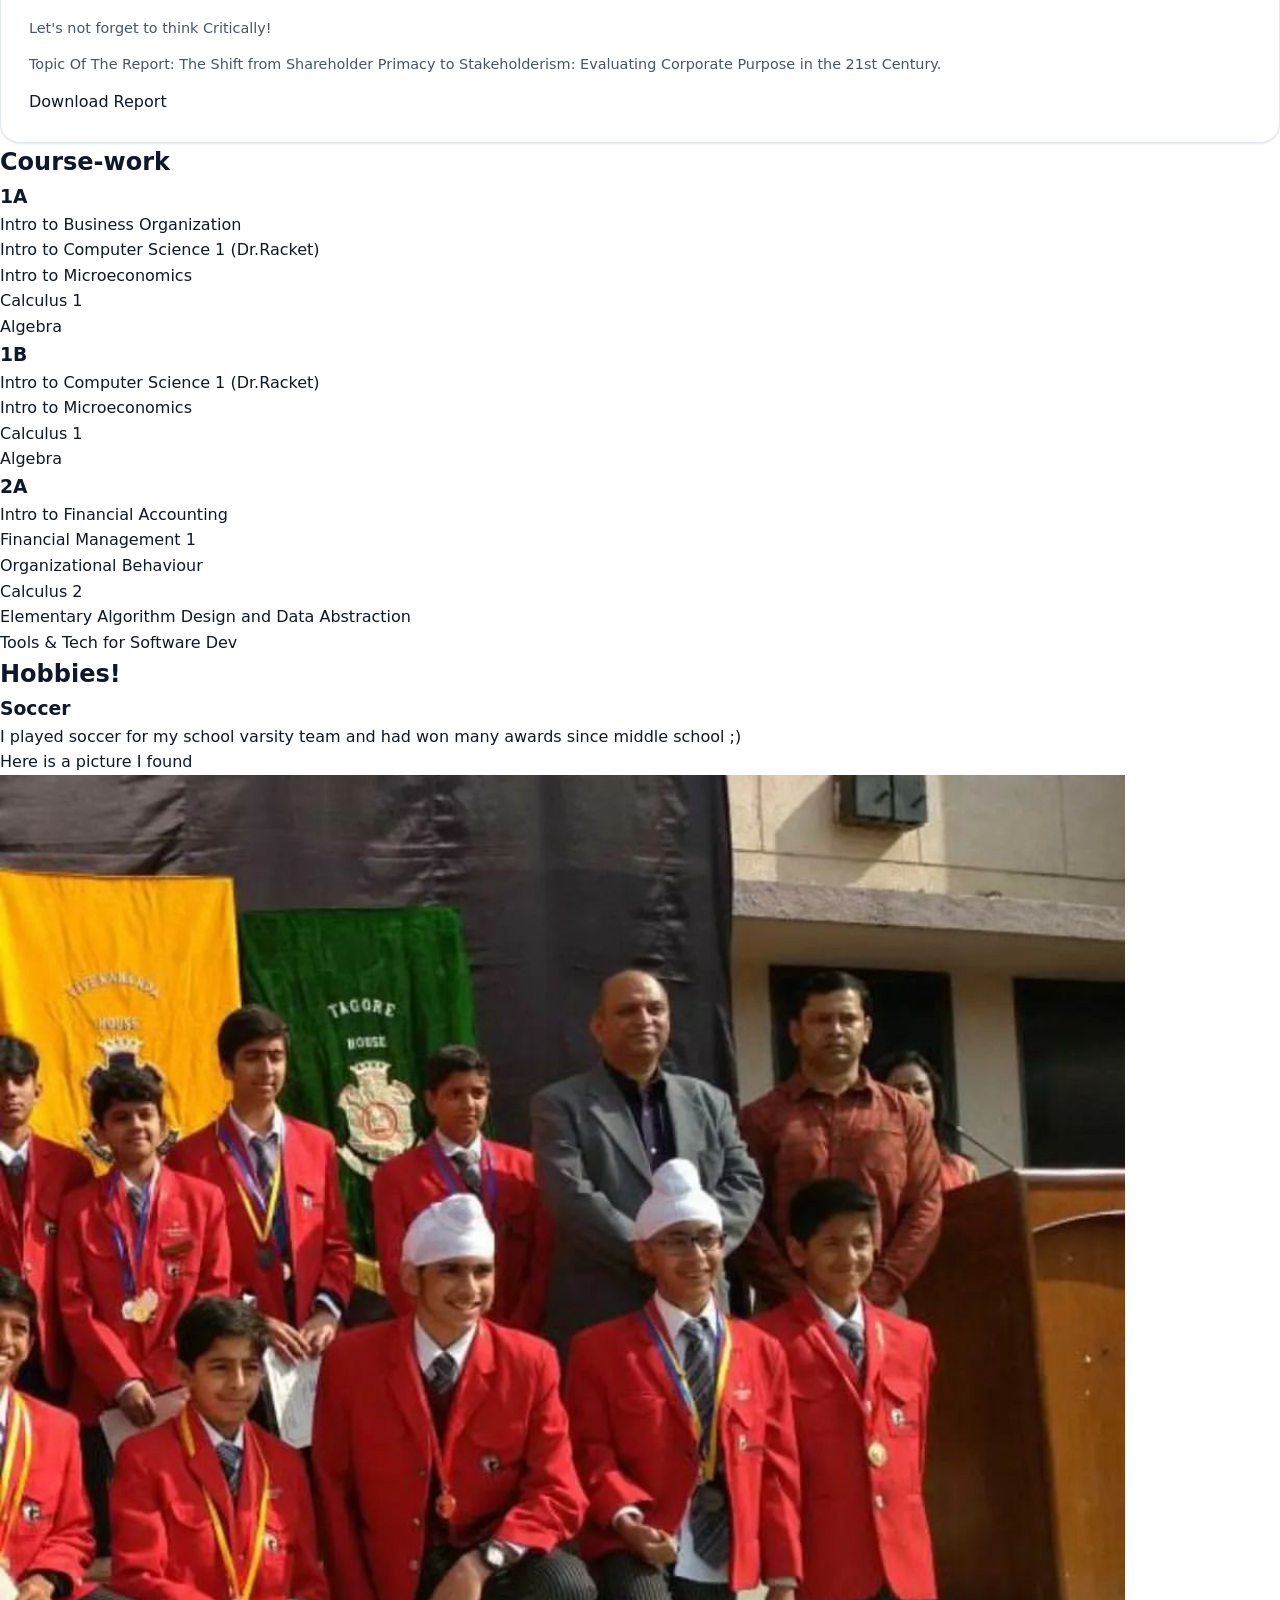
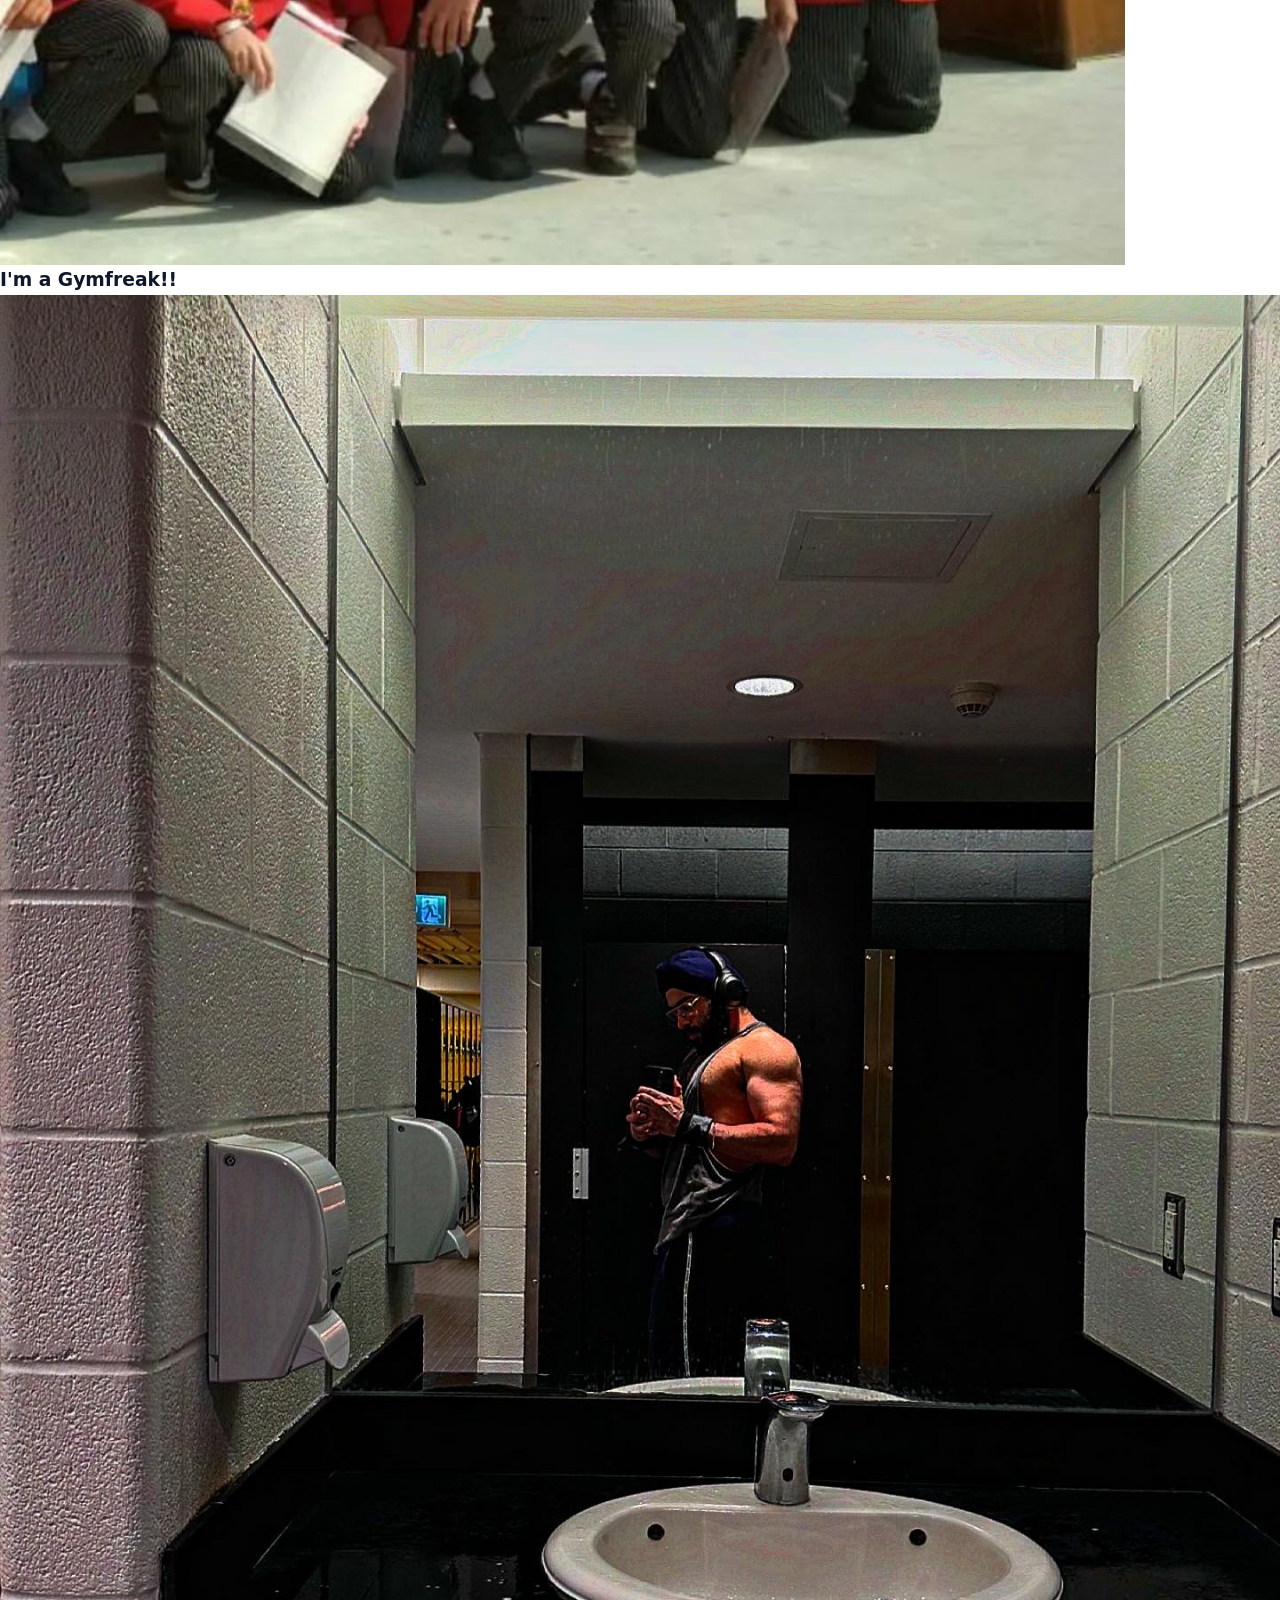
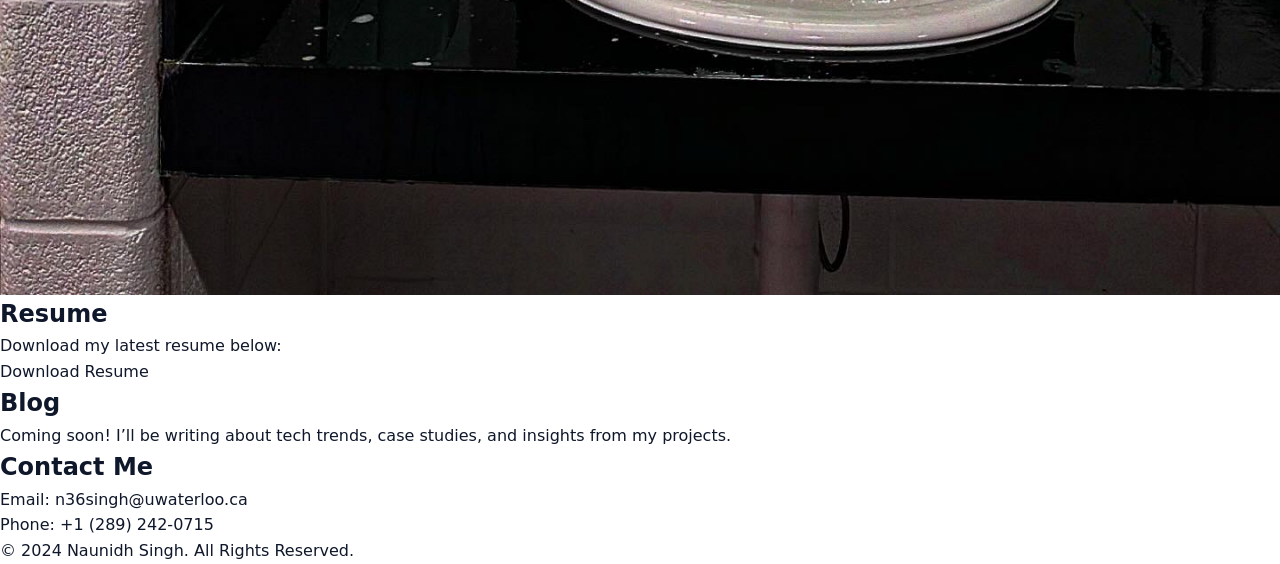
<file: portfolio.html>
<!DOCTYPE html>
<html lang="en">
<head>
    <meta charset="UTF-8">
    <meta name="viewport" content="width=device-width, initial-scale=1.0">
    <title>Naunidh Singh | Portfolio</title>
    <link rel="stylesheet" href="style.css">
</head>
<body>
    <!-- Navigation Bar -->
    <header>
        <nav>
            <ul>
                <li><a href="#home">Home</a></li>
                <li><a href="#about">About Me</a></li>
                <li><a href="#projects">Projects</a></li>
                <li><a href="#resume">Resume</a></li>
                <li><a href="#blog">Blog</a></li>
                <li><a href="#contact">Contact</a></li>
            </ul>
        </nav>
    </header>

    <!-- Home Section -->
    <section id="home">
        <div class="home-content">
            <h1>Hello Sugar!, Welcome To My Portfolio</h1>
            <p>Web Developer | Software Developer | Data Analyst | Business Strategist</p>
        </div>
    </section>

    <!-- About Me Section -->
    <section id="about">
        <h2>That's me!</h2>
        <div class="about-content">
            <img src="image copy.png" alt="Photo of Naunidh Singh">
            <p>Hello, I'm Naunidh Singh, a double-degree student at the University of Waterloo and Wilfrid Laurier University. With expertise in both Computer Science and Business Administration, I combine technical skills with strategic thinking to create innovative solutions.</p>
        </div>
    </section>
    <!-- awards section -->
     <section id="awards">
        <h2>Awards!</h2>
        <div class="award-list">
            <div class="award-card"></div>
            <p>Laurier Entrance Scholarship: Awarded for achieving 93% in Grade 12.	</p>
            <p>BDO Future Leaders Semi-Finalist: Selected among 44 out of 219 teams.</p>
        </div>
     </section>


    <!-- Projects Section -->
    <section id="projects">
        <h2>Projects, Case Analysis & Lot More!</h2>
        <div class="project-list">
            <div class="project-card">
                <h3>Portfolio Website</h3>
                <p>A personal website showcasing my skills, projects & alot more.</p>
                <p><strong>Technologies:</strong> HTML, CSS</p>
            </div>
            <div class="project-card">
                <h3>Financial Modeling Tool (coming soon)</h3>
                <p>A data analysis tool for financial strategies.</p>
                <p><strong>Technologies:</strong> Python, Excel</p>
            </div>
            <div class="project-card">
                <h3> Wealthsimple Case analysis</h3>
                
                <p>Case Description: Developed and presented a strategic plan for Wealthsimple to attract Gen Z investors through financial literacy initiatives, estimated to generate over $11M, while managing team challenges and ensuring smooth project execution.</p>
                <p>Download full case below:</p>
                <a href="livecase.pdf" download> Download Livecase</a>
                <br>
                <a href="Wealthsimple presentation.pdf" download> Download Presentation</a>
            </div>
            <div class="project-card">
                <h3>BDO Future Leaders challenge</h3>
                
                <p>Case Description: Analyzed data management challenges for non-profits, proposed Microsoft Fabric as a cost-effective solution with an estimated CAD 125 implementation cost, led a team of 5</p>
                <a href="Executive Summary - Group 4 - Lab 18 (1).pdf" download> Download Executive Summary</a>
                <a href="BDO Future Leaders Challenge - Group 4 - Lab 18 (1).pdf" download> Download Presentation</a>
            </div>
            <div class="project-card">
                <h3>Critical Thinking Report</h3>
                <p>Let's not forget to think Critically!</p>
                
                <p>Topic Of The Report: The Shift from Shareholder Primacy to Stakeholderism: Evaluating Corporate Purpose in the 21st Century.</p>
                <a href="critical_thinking_report.pdf"> Download Report</a>
            </div>
        </div>
    </section>

    <!-- course work section -->
    <section id="coursework">
        <h2>Course-work</h2>
        <div class="course-list">
            <div class="course-card">
                <h3>1A</h3>
                <p>Intro to Business Organization</p>
                <p>Intro to Computer Science 1 (Dr.Racket)</p>
                <p>Intro to Microeconomics</p>
                <p>Calculus 1</p>
                <p>Algebra</p>
            </div>
            <div class="course-card">
                <h3>1B</h3>
                <p>Intro to Computer Science 1 (Dr.Racket)</p>
                <p>Intro to Microeconomics</p>
                <p>Calculus 1</p>
                <p>Algebra</p>
            </div>
            <div class="course-card">
                <h3>2A</h3>
                <p>Intro to Financial Accounting</p>
                <p>Financial Management 1</p>
                <p>Organizational Behaviour</p>
                <p>Calculus 2</p>
                <p>Elementary Algorithm Design and Data Abstraction</p>
                <p>Tools & Tech for Software Dev</p>
            </div>
        </div>
    </section>
    
    <!-- hobbies section -->
     <section id="hobbies">
        <h2>Hobbies!</h2>
        <div class="hobbies-list">
            <div class="hooby-card">
                <h3>Soccer</h3>
                <p>I played soccer for my school varsity team and had won many awards since middle school ;)</p>
                <p>Here is a picture I found</p>
                <img src="medal.jpeg" alt="Naunidh receiving a medal on stage">
            </div>
            <div class="hooby-card">
                <h3>I'm a Gymfreak!!</h3>
                <img src="gym.JPG" alt="Naunidh receiving a medal on stage">
            </div>
            </div>
        </div>
     </section>

    <!-- Resume Section -->
    <section id="resume">
        <h2>Resume</h2>
        <p>Download my latest resume below:</p>
        <a href="resume_update.pdf" download>Download Resume</a>
    </section>

    <!-- Blog Section (Optional) -->
    <section id="blog">
        <h2>Blog</h2>
        <p>Coming soon! I’ll be writing about tech trends, case studies, and insights from my projects.</p>
    </section>

    <!-- Contact Section -->
    <section id="contact">
        <h2>Contact Me</h2>
        
        <p>Email: <a href="mailto:n36singh@uwaterloo.ca">n36singh@uwaterloo.ca</a></p>
        
        <p>Phone: <a href="tel:+12892420715">+1 (289) 242-0715</a></p>
        
        <!-- <form action="submit-form.php" method="post">
            <label for="name">Name:</label>
            <input type="text" id="name" name="name" required>
            
            <label for="email">Email:</label>
            <input type="email" id="email" name="email" required>
            
            <label for="message">Message:</label>
            <textarea id="message" name="message" required></textarea>
            
            <button type="submit">Send</button>
        </form> -->
    </section>
    

    <!-- Footer -->
    <footer>
        <p>&copy; 2024 Naunidh Singh. All Rights Reserved.</p>
    </footer>
</body>
</html>
</file>
<file: style.css>
/* ══════════════════════════════════════════════
   DESIGN TOKENS
══════════════════════════════════════════════ */
:root {
  --accent:        #14b8a6;
  --accent-dark:   #0f766e;
  --accent-light:  #ccfbf1;
  --accent-2:      #6366f1;

  --bg:            #ffffff;
  --bg-alt:        #f8fafc;
  --bg-card:       #ffffff;
  --bg-input:      #f1f5f9;

  --text:          #0f172a;
  --text-2:        #475569;
  --text-muted:    #94a3b8;

  --border:        #e2e8f0;
  --border-hover:  #cbd5e1;

  --shadow-sm:     0 1px 3px rgba(0,0,0,.06), 0 1px 2px rgba(0,0,0,.04);
  --shadow-md:     0 4px 16px rgba(0,0,0,.08), 0 2px 6px rgba(0,0,0,.05);
  --shadow-lg:     0 12px 40px rgba(0,0,0,.12), 0 4px 12px rgba(0,0,0,.06);
  --shadow-accent: 0 8px 30px rgba(20,184,166,.25);

  --radius:        12px;
  --radius-lg:     20px;
  --radius-full:   9999px;

  --nav-h:         70px;
  --transition:    0.3s cubic-bezier(0.4,0,0.2,1);
}

[data-theme="dark"] {
  --bg:         #0f172a;
  --bg-alt:     #1e293b;
  --bg-card:    #1e293b;
  --bg-input:   #0f172a;
  --text:       #f1f5f9;
  --text-2:     #94a3b8;
  --text-muted: #64748b;
  --border:     #334155;
  --border-hover: #475569;
  --shadow-sm:  0 1px 3px rgba(0,0,0,.3);
  --shadow-md:  0 4px 16px rgba(0,0,0,.4);
  --shadow-lg:  0 12px 40px rgba(0,0,0,.5);
}

/* ══════════════════════════════════════════════
   RESET & BASE
══════════════════════════════════════════════ */
*, *::before, *::after { box-sizing: border-box; margin: 0; padding: 0; }

html {
  scroll-behavior: smooth;
  font-size: 16px;
}

body {
  font-family: 'Inter', system-ui, -apple-system, sans-serif;
  background: var(--bg);
  color: var(--text);
  line-height: 1.6;
  transition: background var(--transition), color var(--transition);
  overflow-x: hidden;
}

img { display: block; max-width: 100%; }
a  { text-decoration: none; color: inherit; }
button { cursor: pointer; border: none; background: none; font-family: inherit; }
ul { list-style: none; }

/* ══════════════════════════════════════════════
   LOADING SCREEN
══════════════════════════════════════════════ */
#loading-screen {
  position: fixed;
  inset: 0;
  background: var(--text);
  display: flex;
  align-items: center;
  justify-content: center;
  z-index: 9999;
  transition: opacity 0.5s ease, visibility 0.5s ease;
}

#loading-screen.hidden {
  opacity: 0;
  visibility: hidden;
}

.loader {
  text-align: center;
}

.loader-letters {
  display: flex;
  gap: 4px;
  justify-content: center;
  margin-bottom: 20px;
}

.loader-letters span {
  font-size: 3.5rem;
  font-weight: 900;
  color: var(--accent);
  animation: loader-pop 0.6s ease both;
}

.loader-letters span:nth-child(2) { animation-delay: 0.1s; }

@keyframes loader-pop {
  from { opacity: 0; transform: translateY(20px) scale(0.8); }
  to   { opacity: 1; transform: translateY(0) scale(1); }
}

.loader-bar-wrap {
  width: 120px;
  height: 3px;
  background: rgba(255,255,255,.15);
  border-radius: var(--radius-full);
  overflow: hidden;
}

.loader-bar {
  height: 100%;
  background: var(--accent);
  border-radius: var(--radius-full);
  animation: loader-fill 1.2s ease forwards;
}

@keyframes loader-fill {
  from { width: 0%; }
  to   { width: 100%; }
}

/* ══════════════════════════════════════════════
   SCROLL PROGRESS
══════════════════════════════════════════════ */
#scroll-progress-bar {
  position: fixed;
  top: 0; left: 0;
  height: 3px;
  background: linear-gradient(90deg, var(--accent), var(--accent-2));
  width: 0%;
  z-index: 9998;
  transition: width 0.1s linear;
}

/* ══════════════════════════════════════════════
   NAVIGATION
══════════════════════════════════════════════ */
#site-header {
  position: fixed;
  top: 0; left: 0; right: 0;
  z-index: 100;
  height: var(--nav-h);
  transition: background var(--transition), box-shadow var(--transition), backdrop-filter var(--transition);
}

#site-header.scrolled {
  background: rgba(255,255,255,.88);
  backdrop-filter: blur(20px);
  -webkit-backdrop-filter: blur(20px);
  box-shadow: var(--shadow-sm);
}

[data-theme="dark"] #site-header.scrolled {
  background: rgba(15,23,42,.88);
}

.navbar {
  display: flex;
  align-items: center;
  justify-content: space-between;
  max-width: 1200px;
  margin: 0 auto;
  height: 100%;
  padding: 0 24px;
}

.nav-logo {
  font-size: 1.4rem;
  font-weight: 900;
  color: var(--text);
  transition: opacity var(--transition);
  letter-spacing: -0.5px;
}

.nav-logo:hover { opacity: 0.7; }

.accent-dot { color: var(--accent); }

.nav-links {
  display: flex;
  gap: 8px;
  align-items: center;
}

.nav-link {
  font-size: 0.875rem;
  font-weight: 500;
  color: var(--text-2);
  padding: 6px 12px;
  border-radius: var(--radius-full);
  transition: color var(--transition), background var(--transition);
  white-space: nowrap;
}

.nav-link:hover,
.nav-link.active {
  color: var(--accent);
  background: var(--accent-light);
}

[data-theme="dark"] .nav-link:hover,
[data-theme="dark"] .nav-link.active {
  background: rgba(20,184,166,.15);
}

.nav-actions {
  display: flex;
  align-items: center;
  gap: 8px;
}

.theme-switch {
  display: flex;
  align-items: center;
  gap: 8px;
  cursor: pointer;
  user-select: none;
}

.theme-switch-label {
  font-size: 0.78rem;
  font-weight: 600;
  color: var(--text-2);
  letter-spacing: 0.3px;
  transition: color var(--transition);
}

.switch-track {
  position: relative;
  width: 42px;
  height: 24px;
  border-radius: var(--radius-full);
  background: var(--border);
  border: 1.5px solid var(--border-hover);
  transition: background var(--transition), border-color var(--transition);
  cursor: pointer;
}

[data-theme="dark"] .switch-track {
  background: var(--accent);
  border-color: var(--accent-dark);
}

.switch-thumb {
  position: absolute;
  top: 2px;
  left: 2px;
  width: 16px;
  height: 16px;
  border-radius: 50%;
  background: white;
  box-shadow: 0 1px 4px rgba(0,0,0,.25);
  transition: transform var(--transition);
}

[data-theme="dark"] .switch-thumb {
  transform: translateX(18px);
}

.hamburger {
  display: none;
  flex-direction: column;
  gap: 5px;
  width: 38px;
  height: 38px;
  align-items: center;
  justify-content: center;
  border-radius: var(--radius);
  background: var(--bg-alt);
  border: 1px solid var(--border);
  transition: all var(--transition);
}

.hamburger span {
  display: block;
  width: 20px;
  height: 2px;
  background: var(--text);
  border-radius: 2px;
  transition: all var(--transition);
}

.hamburger.open span:nth-child(1) { transform: translateY(7px) rotate(45deg); }
.hamburger.open span:nth-child(2) { opacity: 0; }
.hamburger.open span:nth-child(3) { transform: translateY(-7px) rotate(-45deg); }

/* Mobile Drawer */
.mobile-drawer {
  position: fixed;
  inset: 0 0 0 auto;
  width: 280px;
  background: var(--bg);
  z-index: 200;
  padding: 80px 32px 40px;
  transform: translateX(100%);
  transition: transform 0.35s cubic-bezier(0.4,0,0.2,1);
  border-left: 1px solid var(--border);
}

.mobile-drawer.open { transform: translateX(0); }

.mobile-drawer ul { display: flex; flex-direction: column; gap: 4px; }

.drawer-link {
  display: block;
  padding: 12px 16px;
  font-size: 1rem;
  font-weight: 500;
  color: var(--text-2);
  border-radius: var(--radius);
  transition: all var(--transition);
}

.drawer-link:hover { color: var(--accent); background: var(--accent-light); }

[data-theme="dark"] .drawer-link:hover { background: rgba(20,184,166,.12); }

.drawer-close {
  position: absolute;
  top: 20px;
  right: 20px;
  font-size: 1.2rem;
  color: var(--text-2);
  width: 36px;
  height: 36px;
  border-radius: var(--radius-full);
  background: var(--bg-alt);
  border: 1px solid var(--border);
  transition: all var(--transition);
}

.drawer-close:hover { color: var(--accent); }

.drawer-overlay {
  position: fixed;
  inset: 0;
  background: rgba(0,0,0,.45);
  z-index: 199;
  opacity: 0;
  visibility: hidden;
  transition: all var(--transition);
}

.drawer-overlay.visible { opacity: 1; visibility: visible; }

/* ══════════════════════════════════════════════
   HERO
══════════════════════════════════════════════ */
.hero {
  position: relative;
  min-height: 100vh;
  display: flex;
  flex-direction: column;
  align-items: center;
  justify-content: center;
  text-align: center;
  padding: calc(var(--nav-h) + 40px) 24px 100px;
  overflow: hidden;
}

.hero-bg {
  position: absolute;
  inset: 0;
  pointer-events: none;
  overflow: hidden;
}

.hero-blob {
  position: absolute;
  border-radius: 50%;
  filter: blur(80px);
  opacity: 0.35;
}

.blob-1 {
  width: 600px; height: 600px;
  background: radial-gradient(circle, #14b8a6 0%, transparent 70%);
  top: -200px; left: -200px;
  animation: blob-float 12s ease-in-out infinite alternate;
}

.blob-2 {
  width: 500px; height: 500px;
  background: radial-gradient(circle, #6366f1 0%, transparent 70%);
  bottom: -150px; right: -150px;
  animation: blob-float 15s ease-in-out infinite alternate-reverse;
}

.blob-3 {
  width: 400px; height: 400px;
  background: radial-gradient(circle, #f59e0b 0%, transparent 70%);
  top: 50%; left: 60%;
  opacity: 0.15;
  animation: blob-float 10s ease-in-out infinite alternate;
}

@keyframes blob-float {
  from { transform: translate(0, 0) scale(1); }
  to   { transform: translate(30px, 40px) scale(1.08); }
}

.hero-grid-overlay {
  position: absolute;
  inset: 0;
  background-image:
    linear-gradient(var(--border) 1px, transparent 1px),
    linear-gradient(90deg, var(--border) 1px, transparent 1px);
  background-size: 60px 60px;
  opacity: 0.4;
  mask-image: radial-gradient(ellipse 80% 80% at 50% 50%, black 30%, transparent 100%);
}

[data-theme="dark"] .hero-grid-overlay { opacity: 0.15; }

.hero-content {
  position: relative;
  z-index: 2;
  max-width: 780px;
}

.hero-badge {
  display: inline-flex;
  align-items: center;
  gap: 8px;
  background: var(--accent-light);
  color: var(--accent-dark);
  border: 1px solid rgba(20,184,166,.3);
  padding: 6px 16px;
  border-radius: var(--radius-full);
  font-size: 0.8rem;
  font-weight: 600;
  letter-spacing: 0.5px;
  text-transform: uppercase;
  margin-bottom: 28px;
}

[data-theme="dark"] .hero-badge {
  background: rgba(20,184,166,.12);
  color: var(--accent);
}

.badge-dot {
  width: 8px; height: 8px;
  background: var(--accent);
  border-radius: 50%;
  animation: pulse 2s ease-in-out infinite;
}

@keyframes pulse {
  0%, 100% { transform: scale(1); opacity: 1; }
  50%       { transform: scale(1.4); opacity: 0.7; }
}

.hero-heading {
  font-size: clamp(2.4rem, 6vw, 4.5rem);
  font-weight: 900;
  line-height: 1.1;
  letter-spacing: -2px;
  margin-bottom: 20px;
  color: var(--text);
}

.gradient-text {
  background: linear-gradient(135deg, var(--accent) 0%, var(--accent-2) 100%);
  -webkit-background-clip: text;
  -webkit-text-fill-color: transparent;
  background-clip: text;
}

.hero-role {
  font-size: clamp(1.1rem, 2.5vw, 1.5rem);
  font-weight: 500;
  color: var(--text-2);
  margin-bottom: 20px;
  min-height: 2em;
}

.typed-text {
  color: var(--accent);
  font-weight: 700;
}

.typed-cursor {
  color: var(--accent);
  font-weight: 300;
  animation: blink 0.8s step-end infinite;
}

@keyframes blink {
  0%, 100% { opacity: 1; }
  50%       { opacity: 0; }
}

.hero-desc {
  font-size: 1.05rem;
  color: var(--text-2);
  max-width: 560px;
  margin: 0 auto 36px;
  line-height: 1.7;
}

.hero-actions {
  display: flex;
  gap: 12px;
  justify-content: center;
  flex-wrap: wrap;
  margin-bottom: 32px;
}

.hero-socials {
  display: flex;
  gap: 10px;
  justify-content: center;
  flex-wrap: wrap;
}

.social-pill {
  display: inline-flex;
  align-items: center;
  gap: 6px;
  padding: 8px 16px;
  border-radius: var(--radius-full);
  font-size: 0.85rem;
  font-weight: 500;
  color: var(--text-2);
  background: var(--bg-card);
  border: 1px solid var(--border);
  transition: all var(--transition);
  box-shadow: var(--shadow-sm);
}

.social-pill:hover {
  color: var(--accent);
  border-color: var(--accent);
  background: var(--accent-light);
  transform: translateY(-2px);
  box-shadow: var(--shadow-accent);
}

[data-theme="dark"] .social-pill:hover { background: rgba(20,184,166,.12); }

.hero-scroll-hint {
  position: absolute;
  bottom: 36px;
  left: 50%;
  transform: translateX(-50%);
  display: flex;
  flex-direction: column;
  align-items: center;
  gap: 8px;
  color: var(--text-muted);
  font-size: 0.75rem;
  font-weight: 500;
  letter-spacing: 1px;
  text-transform: uppercase;
  cursor: pointer;
  transition: opacity var(--transition);
}

.hero-scroll-hint:hover { opacity: 0.6; }

.scroll-mouse {
  width: 24px; height: 38px;
  border: 2px solid var(--text-muted);
  border-radius: 12px;
  display: flex;
  justify-content: center;
  padding-top: 6px;
}

.scroll-wheel {
  width: 4px; height: 8px;
  background: var(--text-muted);
  border-radius: 2px;
  animation: scroll-wheel 2s ease infinite;
}

@keyframes scroll-wheel {
  0%   { transform: translateY(0); opacity: 1; }
  80%  { transform: translateY(10px); opacity: 0; }
  100% { transform: translateY(0); opacity: 0; }
}

/* ══════════════════════════════════════════════
   BUTTONS
══════════════════════════════════════════════ */
.btn {
  display: inline-flex;
  align-items: center;
  gap: 8px;
  padding: 12px 24px;
  border-radius: var(--radius-full);
  font-size: 0.9rem;
  font-weight: 600;
  transition: all var(--transition);
  white-space: nowrap;
}

.btn-primary {
  background: linear-gradient(135deg, var(--accent), var(--accent-dark));
  color: #ffffff;
  box-shadow: var(--shadow-accent);
}

.btn-primary:hover {
  transform: translateY(-2px);
  box-shadow: 0 12px 40px rgba(20,184,166,.4);
  filter: brightness(1.05);
}

.btn-ghost {
  background: var(--bg-card);
  color: var(--text);
  border: 1px solid var(--border);
  box-shadow: var(--shadow-sm);
}

.btn-ghost:hover {
  border-color: var(--accent);
  color: var(--accent);
  transform: translateY(-2px);
  box-shadow: var(--shadow-md);
}

.btn-outline {
  background: transparent;
  color: var(--accent);
  border: 2px solid var(--accent);
}

.btn-outline:hover {
  background: var(--accent);
  color: white;
  transform: translateY(-2px);
}

.btn-lg { padding: 15px 32px; font-size: 1rem; }

.btn-block {
  width: 100%;
  justify-content: center;
}

/* ══════════════════════════════════════════════
   SECTIONS
══════════════════════════════════════════════ */
.section {
  padding: 100px 0;
}

.section-alt {
  background: var(--bg-alt);
}

.container {
  max-width: 1140px;
  margin: 0 auto;
  padding: 0 24px;
}

.section-header {
  text-align: center;
  margin-bottom: 60px;
}

.section-tag {
  display: inline-block;
  color: var(--accent);
  font-size: 0.75rem;
  font-weight: 700;
  text-transform: uppercase;
  letter-spacing: 2px;
  margin-bottom: 12px;
}

.section-title {
  font-size: clamp(1.8rem, 4vw, 2.8rem);
  font-weight: 800;
  letter-spacing: -1px;
  color: var(--text);
  margin-bottom: 12px;
}

.section-sub {
  font-size: 1rem;
  color: var(--text-2);
  max-width: 500px;
  margin: 0 auto;
}

/* ══════════════════════════════════════════════
   ABOUT
══════════════════════════════════════════════ */
.about-grid {
  display: grid;
  grid-template-columns: 360px 1fr;
  gap: 72px;
  align-items: center;
}

.about-photo-col { display: flex; justify-content: center; }

.photo-frame {
  position: relative;
  width: 280px;
  height: 280px;
}

.profile-photo {
  width: 100%;
  height: 100%;
  object-fit: cover;
  border-radius: 24px;
  position: relative;
  z-index: 2;
  box-shadow: var(--shadow-lg);
}

.photo-accent-ring {
  position: absolute;
  inset: -10px;
  border-radius: 30px;
  border: 2px solid var(--accent);
  opacity: 0.4;
  z-index: 1;
}

.photo-accent-dot {
  position: absolute;
  width: 16px;
  height: 16px;
  background: var(--accent);
  border-radius: 50%;
  z-index: 3;
}

.dot-tl { top: -8px; left: -8px; }
.dot-br { bottom: -8px; right: -8px; opacity: 0.6; }

.about-name {
  font-size: 1.8rem;
  font-weight: 800;
  margin-bottom: 16px;
  letter-spacing: -0.5px;
}

.about-bio {
  font-size: 1rem;
  color: var(--text-2);
  line-height: 1.75;
  margin-bottom: 16px;
}

.about-stats {
  display: grid;
  grid-template-columns: repeat(3, 1fr);
  gap: 16px;
  margin: 32px 0;
}

.stat-box {
  background: var(--bg-alt);
  border: 1px solid var(--border);
  border-radius: var(--radius);
  padding: 20px 16px;
  text-align: center;
  transition: all var(--transition);
}

.stat-box:hover {
  border-color: var(--accent);
  box-shadow: 0 0 0 3px var(--accent-light);
}

[data-theme="dark"] .stat-box:hover { box-shadow: 0 0 0 3px rgba(20,184,166,.15); }

.stat-num {
  font-size: 2rem;
  font-weight: 900;
  color: var(--accent);
  display: inline-block;
  line-height: 1;
  font-variant-numeric: tabular-nums;
}

.stat-box p {
  font-size: 0.75rem;
  color: var(--text-muted);
  font-weight: 500;
  margin-top: 6px;
  text-transform: uppercase;
  letter-spacing: 0.5px;
}

.about-btns { display: flex; gap: 12px; flex-wrap: wrap; }

/* ══════════════════════════════════════════════
   PROJECTS
══════════════════════════════════════════════ */
.filter-bar {
  display: flex;
  gap: 8px;
  justify-content: center;
  margin-bottom: 40px;
  flex-wrap: wrap;
}

.filter-btn {
  padding: 8px 22px;
  border-radius: var(--radius-full);
  font-size: 0.85rem;
  font-weight: 600;
  color: var(--text-2);
  background: var(--bg-card);
  border: 1px solid var(--border);
  transition: all var(--transition);
}

.filter-btn:hover,
.filter-btn.active {
  background: var(--accent);
  color: white;
  border-color: var(--accent);
  box-shadow: var(--shadow-accent);
}

.project-grid {
  display: grid;
  grid-template-columns: repeat(auto-fill, minmax(320px, 1fr));
  gap: 24px;
}

.project-card {
  background: var(--bg-card);
  border: 1px solid var(--border);
  border-radius: var(--radius-lg);
  padding: 28px;
  display: flex;
  flex-direction: column;
  gap: 12px;
  transition: all var(--transition);
  box-shadow: var(--shadow-sm);
}

.project-card:hover {
  transform: translateY(-6px);
  box-shadow: var(--shadow-lg);
  border-color: var(--accent);
}

.project-card.filtered-out {
  display: none;
}

.pc-top {
  display: flex;
  align-items: flex-start;
  gap: 12px;
  margin-bottom: 4px;
}

.pc-emoji {
  font-size: 2rem;
  line-height: 1;
  flex-shrink: 0;
}

.pc-tags {
  display: flex;
  flex-wrap: wrap;
  gap: 6px;
  align-items: center;
}

.tag {
  font-size: 0.7rem;
  font-weight: 600;
  padding: 3px 9px;
  border-radius: var(--radius-full);
  background: var(--bg-alt);
  color: var(--text-2);
  border: 1px solid var(--border);
  white-space: nowrap;
}

.project-card h3 {
  font-size: 1.15rem;
  font-weight: 700;
  color: var(--text);
  margin-bottom: 2px;
}

.project-card p {
  font-size: 0.9rem;
  color: var(--text-2);
  line-height: 1.65;
  flex: 1;
}

.pc-footer {
  display: flex;
  align-items: center;
  justify-content: space-between;
  flex-wrap: wrap;
  gap: 10px;
  margin-top: auto;
  padding-top: 16px;
  border-top: 1px solid var(--border);
}

.pc-type-badge {
  font-size: 0.75rem;
  font-weight: 700;
  color: var(--accent);
  text-transform: uppercase;
  letter-spacing: 0.5px;
}

.coming-soon-pill {
  font-size: 0.75rem;
  font-weight: 700;
  padding: 4px 12px;
  background: rgba(245,158,11,.1);
  color: #d97706;
  border-radius: var(--radius-full);
  border: 1px solid rgba(245,158,11,.25);
}

.coming-soon-card {
  opacity: 0.75;
}

.dl-links {
  display: flex;
  gap: 6px;
}

.dl-btn {
  display: inline-flex;
  align-items: center;
  gap: 4px;
  padding: 5px 12px;
  font-size: 0.75rem;
  font-weight: 600;
  border-radius: var(--radius-full);
  background: var(--accent-light);
  color: var(--accent-dark);
  border: 1px solid rgba(20,184,166,.25);
  transition: all var(--transition);
}

.dl-btn:hover {
  background: var(--accent);
  color: white;
}

[data-theme="dark"] .dl-btn {
  background: rgba(20,184,166,.12);
  color: var(--accent);
  border-color: rgba(20,184,166,.2);
}

[data-theme="dark"] .dl-btn:hover { background: var(--accent); color: white; }

/* ══════════════════════════════════════════════
   AWARDS
══════════════════════════════════════════════ */
.awards-grid {
  display: grid;
  grid-template-columns: repeat(auto-fill, minmax(300px, 1fr));
  gap: 24px;
}

.award-card {
  background: var(--bg-card);
  border: 1px solid var(--border);
  border-radius: var(--radius-lg);
  padding: 32px 28px;
  display: flex;
  gap: 20px;
  align-items: flex-start;
  transition: all var(--transition);
  box-shadow: var(--shadow-sm);
}

.award-card:hover {
  transform: translateY(-4px);
  box-shadow: var(--shadow-lg);
  border-color: var(--accent);
}

.award-icon-wrap {
  font-size: 2.2rem;
  line-height: 1;
  flex-shrink: 0;
}

.award-body h3 {
  font-size: 1.05rem;
  font-weight: 700;
  margin-bottom: 6px;
}

.award-pill {
  display: inline-block;
  font-size: 0.7rem;
  font-weight: 700;
  text-transform: uppercase;
  letter-spacing: 0.5px;
  padding: 3px 10px;
  background: var(--accent-light);
  color: var(--accent-dark);
  border-radius: var(--radius-full);
  margin-bottom: 12px;
}

[data-theme="dark"] .award-pill {
  background: rgba(20,184,166,.15);
  color: var(--accent);
}

.award-body p {
  font-size: 0.9rem;
  color: var(--text-2);
  line-height: 1.6;
  margin-bottom: 14px;
}

.award-cert-btn {
  display: inline-flex;
  align-items: center;
  gap: 6px;
  font-size: 0.8rem;
  font-weight: 600;
  color: var(--accent);
  transition: gap var(--transition);
}

.award-cert-btn:hover { gap: 10px; }

/* ══════════════════════════════════════════════
   COURSEWORK
══════════════════════════════════════════════ */
.term-tabs {
  display: flex;
  gap: 8px;
  justify-content: center;
  flex-wrap: wrap;
  margin-bottom: 40px;
}

.term-tab {
  padding: 10px 28px;
  border-radius: var(--radius-full);
  font-size: 0.9rem;
  font-weight: 700;
  color: var(--text-2);
  background: var(--bg-card);
  border: 1px solid var(--border);
  transition: all var(--transition);
}

.term-tab:hover {
  border-color: var(--accent);
  color: var(--accent);
}

.term-tab.active {
  background: var(--accent);
  color: white;
  border-color: var(--accent);
  box-shadow: var(--shadow-accent);
}

.term-panels { position: relative; }

.term-panel {
  display: none;
  animation: panel-fade-in 0.35s ease both;
}

.term-panel.active { display: block; }

@keyframes panel-fade-in {
  from { opacity: 0; transform: translateY(10px); }
  to   { opacity: 1; transform: translateY(0); }
}

.course-grid {
  display: grid;
  grid-template-columns: repeat(auto-fill, minmax(260px, 1fr));
  gap: 12px;
  max-width: 900px;
  margin: 0 auto;
}

.course-chip {
  background: var(--bg-card);
  border: 1px solid var(--border);
  border-radius: var(--radius);
  padding: 14px 18px;
  font-size: 0.9rem;
  color: var(--text-2);
  display: flex;
  align-items: center;
  gap: 10px;
  transition: all var(--transition);
}

.course-chip:hover {
  border-color: var(--accent);
  color: var(--text);
  background: var(--accent-light);
  transform: translateX(4px);
}

[data-theme="dark"] .course-chip:hover { background: rgba(20,184,166,.08); }

.course-chip span { font-size: 1.1rem; flex-shrink: 0; }

/* ══════════════════════════════════════════════
   HOBBIES
══════════════════════════════════════════════ */
.hobbies-grid {
  display: grid;
  grid-template-columns: repeat(auto-fill, minmax(300px, 1fr));
  gap: 24px;
}

.hobby-card {
  background: var(--bg-card);
  border: 1px solid var(--border);
  border-radius: var(--radius-lg);
  overflow: hidden;
  transition: all var(--transition);
  box-shadow: var(--shadow-sm);
}

.hobby-card:hover {
  transform: translateY(-6px);
  box-shadow: var(--shadow-lg);
  border-color: var(--accent);
}

.hobby-img-wrap {
  position: relative;
  overflow: hidden;
  height: 240px;
}

.hobby-img-wrap img {
  width: 100%;
  height: 100%;
  object-fit: cover;
  transition: transform 0.5s ease;
}

.hobby-card:hover .hobby-img-wrap img {
  transform: scale(1.07);
}

.hobby-overlay {
  position: absolute;
  inset: 0;
  background: linear-gradient(to top, rgba(15,23,42,.85) 0%, transparent 60%);
  display: flex;
  align-items: flex-end;
  padding: 20px;
  opacity: 0;
  transition: opacity var(--transition);
}

.hobby-card:hover .hobby-overlay { opacity: 1; }

.hobby-overlay p {
  font-size: 0.88rem;
  color: rgba(255,255,255,.9);
  line-height: 1.5;
  font-weight: 500;
}

.hobby-info {
  padding: 20px 24px;
}

.hobby-info h3 {
  font-size: 1.05rem;
  font-weight: 700;
  margin-bottom: 6px;
}

.hobby-info p {
  font-size: 0.88rem;
  color: var(--text-2);
  line-height: 1.6;
}

/* ══════════════════════════════════════════════
   RESUME BANNER
══════════════════════════════════════════════ */
.resume-banner {
  background: linear-gradient(135deg, var(--accent-dark) 0%, var(--accent-2) 100%);
  padding: 80px 0;
}

.resume-inner {
  display: flex;
  align-items: center;
  justify-content: space-between;
  gap: 40px;
  flex-wrap: wrap;
}

.resume-text .section-tag { color: rgba(255,255,255,.7); }

.resume-text h2 {
  font-size: clamp(1.6rem, 3vw, 2.2rem);
  font-weight: 800;
  color: white;
  margin-bottom: 8px;
}

.resume-text p {
  font-size: 1rem;
  color: rgba(255,255,255,.8);
}

.resume-banner .btn-primary {
  background: white;
  color: var(--accent-dark);
  box-shadow: 0 8px 24px rgba(0,0,0,.2);
}

.resume-banner .btn-primary:hover {
  background: var(--accent-light);
  box-shadow: 0 12px 36px rgba(0,0,0,.3);
}

/* ══════════════════════════════════════════════
   CONTACT
══════════════════════════════════════════════ */
.contact-grid {
  display: grid;
  grid-template-columns: 1fr 1.3fr;
  gap: 48px;
  align-items: start;
}

.contact-info-card {
  background: var(--bg-card);
  border: 1px solid var(--border);
  border-radius: var(--radius-lg);
  padding: 32px;
  display: flex;
  flex-direction: column;
  gap: 24px;
  box-shadow: var(--shadow-sm);
}

.contact-row {
  display: flex;
  align-items: center;
  gap: 16px;
}

.contact-icon-box {
  width: 44px;
  height: 44px;
  border-radius: var(--radius);
  background: var(--accent-light);
  color: var(--accent);
  display: flex;
  align-items: center;
  justify-content: center;
  flex-shrink: 0;
  transition: all var(--transition);
}

[data-theme="dark"] .contact-icon-box { background: rgba(20,184,166,.12); }

.contact-row:hover .contact-icon-box {
  background: var(--accent);
  color: white;
}

.ci-label {
  font-size: 0.75rem;
  color: var(--text-muted);
  font-weight: 600;
  text-transform: uppercase;
  letter-spacing: 0.5px;
  margin-bottom: 2px;
}

.ci-value {
  font-size: 0.9rem;
  color: var(--text);
  font-weight: 500;
  transition: color var(--transition);
}

.ci-value:hover { color: var(--accent); }

/* Contact Form */
.contact-form {
  background: var(--bg-card);
  border: 1px solid var(--border);
  border-radius: var(--radius-lg);
  padding: 36px;
  box-shadow: var(--shadow-sm);
  display: flex;
  flex-direction: column;
  gap: 20px;
}

.form-row {
  display: grid;
  grid-template-columns: 1fr 1fr;
  gap: 16px;
}

.form-group {
  display: flex;
  flex-direction: column;
  gap: 6px;
}

.form-group label {
  font-size: 0.82rem;
  font-weight: 600;
  color: var(--text-2);
  text-transform: uppercase;
  letter-spacing: 0.5px;
}

.form-group input,
.form-group textarea {
  padding: 12px 16px;
  border-radius: var(--radius);
  border: 1.5px solid var(--border);
  background: var(--bg-input);
  color: var(--text);
  font-family: inherit;
  font-size: 0.9rem;
  transition: all var(--transition);
  outline: none;
  resize: vertical;
}

.form-group input:focus,
.form-group textarea:focus {
  border-color: var(--accent);
  box-shadow: 0 0 0 3px var(--accent-light);
}

[data-theme="dark"] .form-group input:focus,
[data-theme="dark"] .form-group textarea:focus {
  box-shadow: 0 0 0 3px rgba(20,184,166,.15);
}

.form-group input::placeholder,
.form-group textarea::placeholder { color: var(--text-muted); }

.form-success {
  display: none;
  text-align: center;
  color: var(--accent);
  font-weight: 600;
  font-size: 0.9rem;
  padding: 12px;
  background: var(--accent-light);
  border-radius: var(--radius);
}

[data-theme="dark"] .form-success { background: rgba(20,184,166,.12); }

.form-success.visible { display: block; }

/* ══════════════════════════════════════════════
   FOOTER
══════════════════════════════════════════════ */
.site-footer {
  background: var(--text);
  color: white;
  padding: 40px 0;
}

.footer-inner {
  display: flex;
  align-items: center;
  justify-content: space-between;
  flex-wrap: wrap;
  gap: 16px;
}

.footer-logo {
  font-size: 1.4rem;
  font-weight: 900;
  color: white;
  letter-spacing: -0.5px;
}

.footer-copy {
  font-size: 0.85rem;
  color: rgba(255,255,255,.5);
}

.footer-socials {
  display: flex;
  gap: 12px;
}

.footer-socials a {
  color: rgba(255,255,255,.5);
  transition: color var(--transition);
}

.footer-socials a:hover { color: var(--accent); }

/* ══════════════════════════════════════════════
   BACK TO TOP
══════════════════════════════════════════════ */
.back-to-top {
  position: fixed;
  bottom: 28px;
  right: 28px;
  width: 44px;
  height: 44px;
  border-radius: 50%;
  background: var(--accent);
  color: white;
  display: flex;
  align-items: center;
  justify-content: center;
  box-shadow: var(--shadow-accent);
  opacity: 0;
  visibility: hidden;
  transform: translateY(10px);
  transition: all var(--transition);
  z-index: 50;
}

.back-to-top.visible {
  opacity: 1;
  visibility: visible;
  transform: translateY(0);
}

.back-to-top:hover {
  background: var(--accent-dark);
  transform: translateY(-3px);
}

/* ══════════════════════════════════════════════
   SCROLL REVEAL ANIMATIONS
══════════════════════════════════════════════ */
.reveal-fade,
.reveal-up,
.reveal-left,
.reveal-right {
  opacity: 0;
  transition: opacity 0.7s ease, transform 0.7s ease;
}

.reveal-fade  { transform: scale(0.97); }
.reveal-up    { transform: translateY(40px); }
.reveal-left  { transform: translateX(-40px); }
.reveal-right { transform: translateX(40px); }

.reveal-fade.revealed,
.reveal-up.revealed,
.reveal-left.revealed,
.reveal-right.revealed {
  opacity: 1;
  transform: none;
}

/* Stagger delay for children */
.project-card:nth-child(2) { transition-delay: 0.05s; }
.project-card:nth-child(3) { transition-delay: 0.10s; }
.project-card:nth-child(4) { transition-delay: 0.15s; }
.project-card:nth-child(5) { transition-delay: 0.20s; }
.project-card:nth-child(6) { transition-delay: 0.25s; }
.project-card:nth-child(7) { transition-delay: 0.30s; }
.project-card:nth-child(8) { transition-delay: 0.35s; }

.award-card:nth-child(2) { transition-delay: 0.1s; }
.award-card:nth-child(3) { transition-delay: 0.2s; }

.hobby-card:nth-child(2) { transition-delay: 0.1s; }
.hobby-card:nth-child(3) { transition-delay: 0.2s; }

/* ══════════════════════════════════════════════
   RESPONSIVE
══════════════════════════════════════════════ */
@media (max-width: 1024px) {
  .about-grid { grid-template-columns: 1fr; gap: 48px; }
  .about-photo-col { justify-content: center; }
  .contact-grid { grid-template-columns: 1fr; }
}

@media (max-width: 768px) {
  .nav-links { display: none; }
  .hamburger { display: flex; }

  .section { padding: 72px 0; }

  .about-stats { grid-template-columns: repeat(3, 1fr); }

  .resume-inner { flex-direction: column; text-align: center; }

  .footer-inner { flex-direction: column; text-align: center; }

  .form-row { grid-template-columns: 1fr; }

  .hero-heading { letter-spacing: -1px; }
}

@media (max-width: 480px) {
  .about-stats { grid-template-columns: repeat(3, 1fr); gap: 8px; }
  .stat-num { font-size: 1.4rem; }
  .photo-frame { width: 220px; height: 220px; }
  .contact-info-card,
  .contact-form { padding: 24px 20px; }
}
</file>
